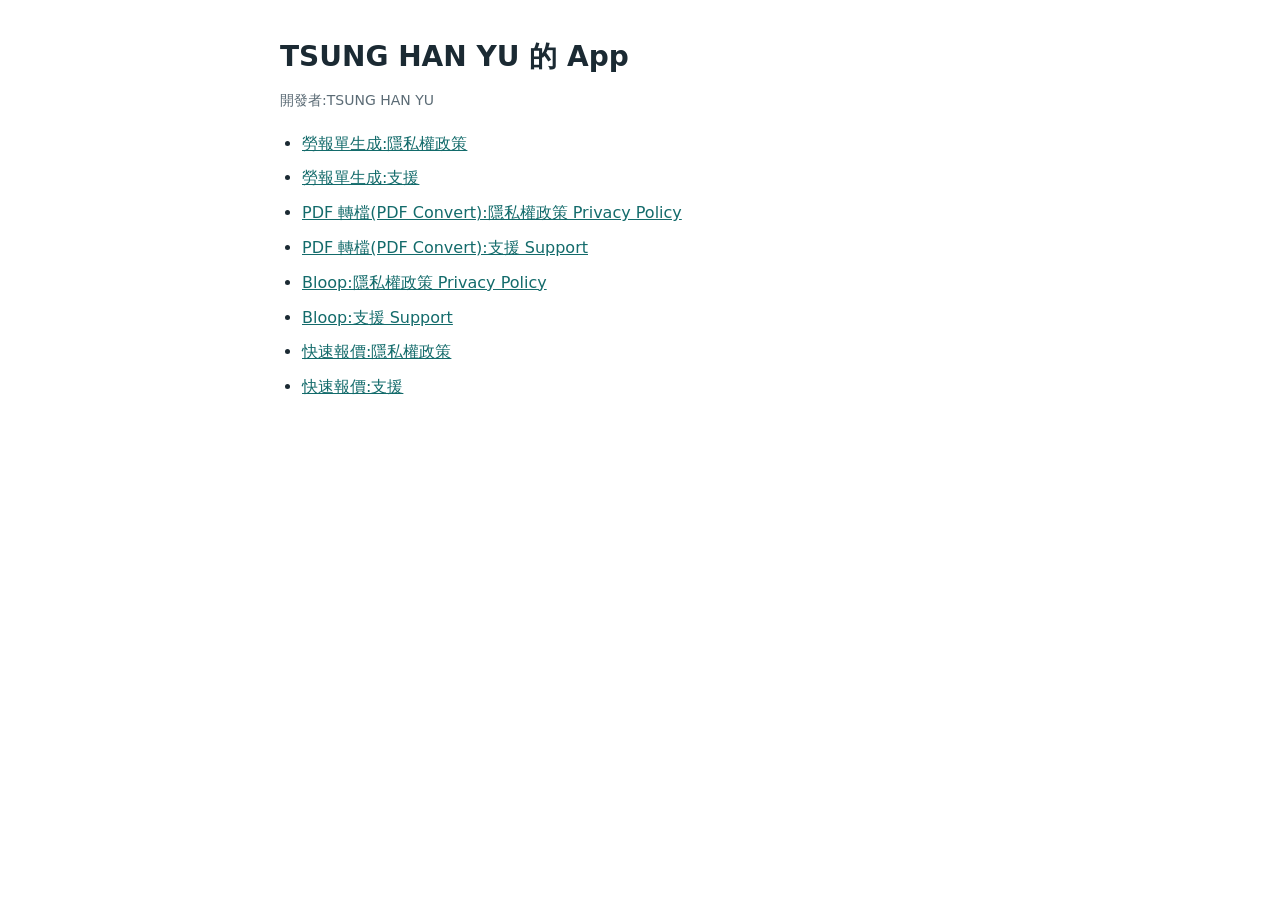
<file: index.html>
<!doctype html>
<html lang="zh-Hant"><head><meta charset="utf-8"><meta name="viewport" content="width=device-width,initial-scale=1">
<title>TSUNG HAN YU 的 App</title><link rel="stylesheet" href="style.css"></head>
<body><main>
<h1>TSUNG HAN YU 的 App</h1>
<p class="muted">開發者:TSUNG HAN YU</p>
<ul><li><a href="laborreceipt/privacy.html">勞報單生成:隱私權政策</a></li>
<li><a href="laborreceipt/support.html">勞報單生成:支援</a></li>
<li><a href="pdfconverter/privacy.html">PDF 轉檔(PDF Convert):隱私權政策 Privacy Policy</a></li>
<li><a href="pdfconverter/support.html">PDF 轉檔(PDF Convert):支援 Support</a></li>
<li><a href="bloop/privacy.html">Bloop:隱私權政策 Privacy Policy</a></li>
<li><a href="bloop/support.html">Bloop:支援 Support</a></li>
<li><a href="quotemaker/privacy.html">快速報價:隱私權政策</a></li>
<li><a href="quotemaker/support.html">快速報價:支援</a></li></ul>
</main></body></html>
</file>
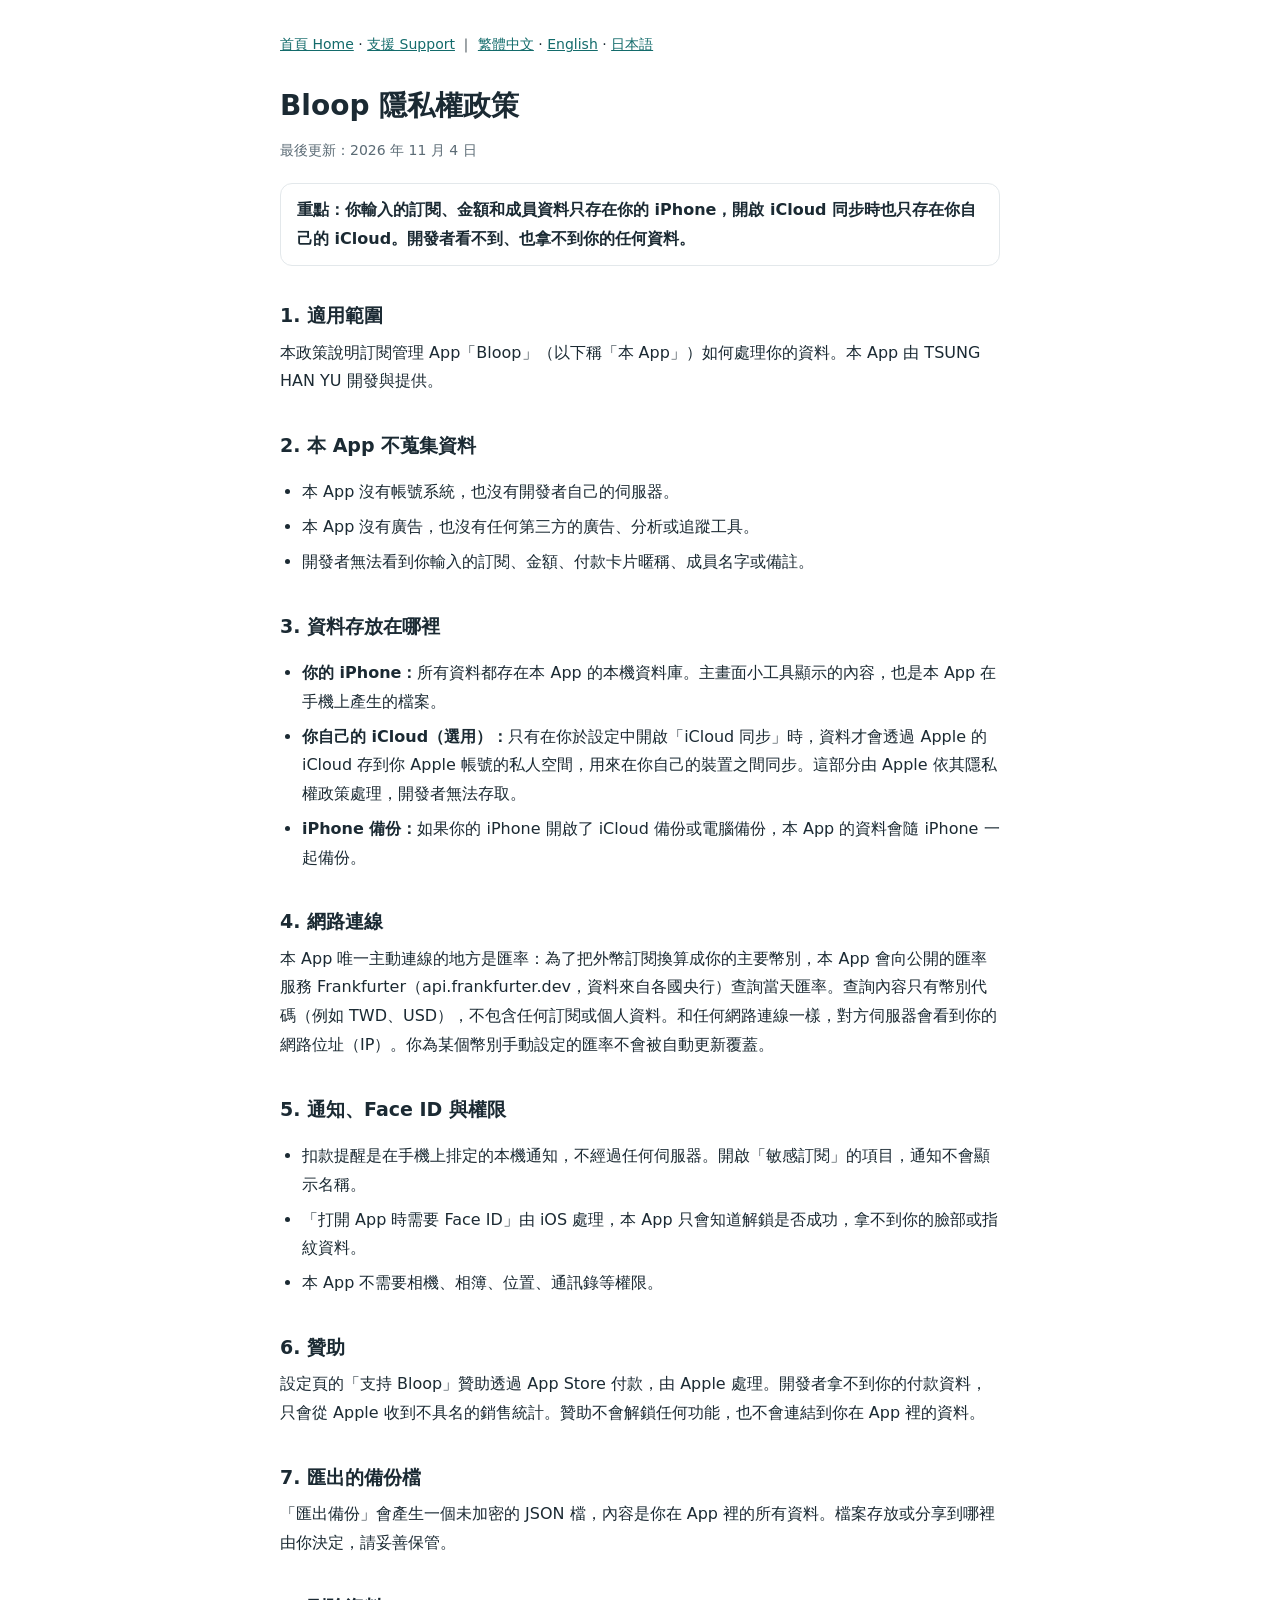
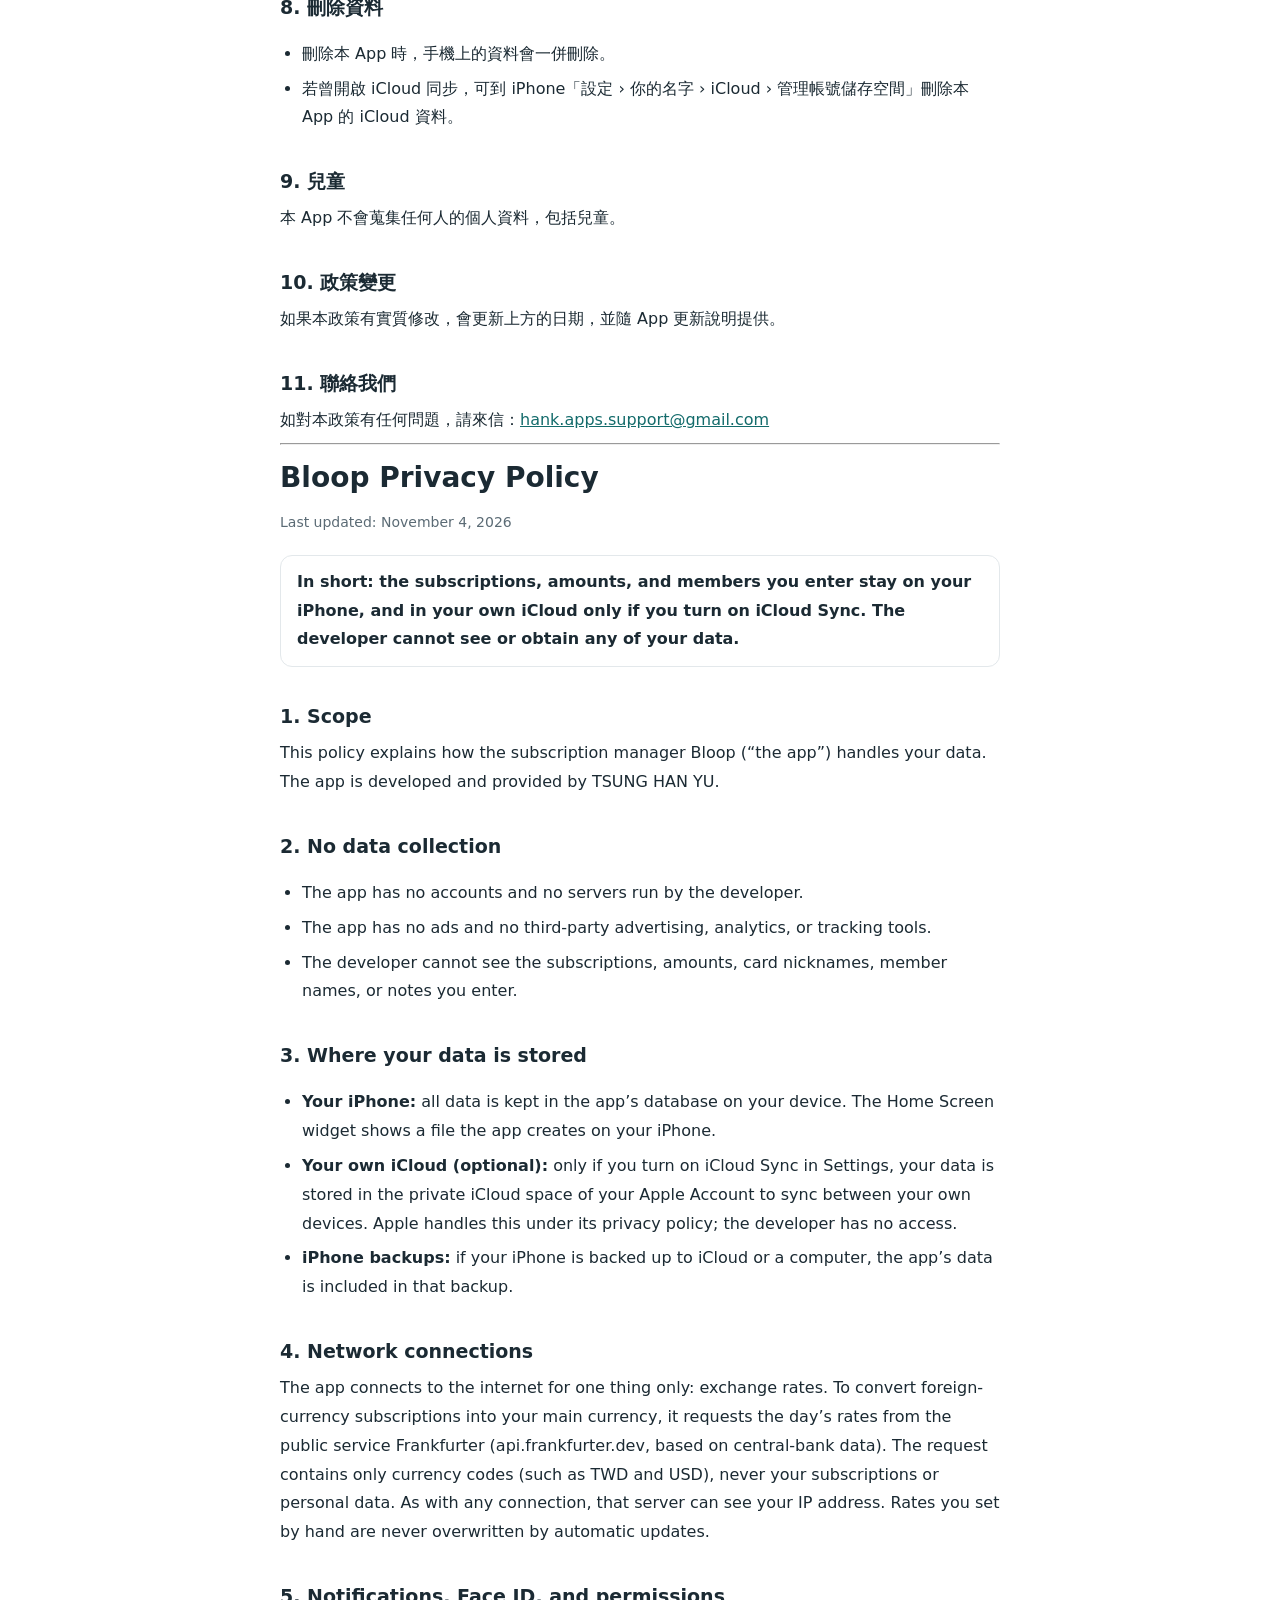
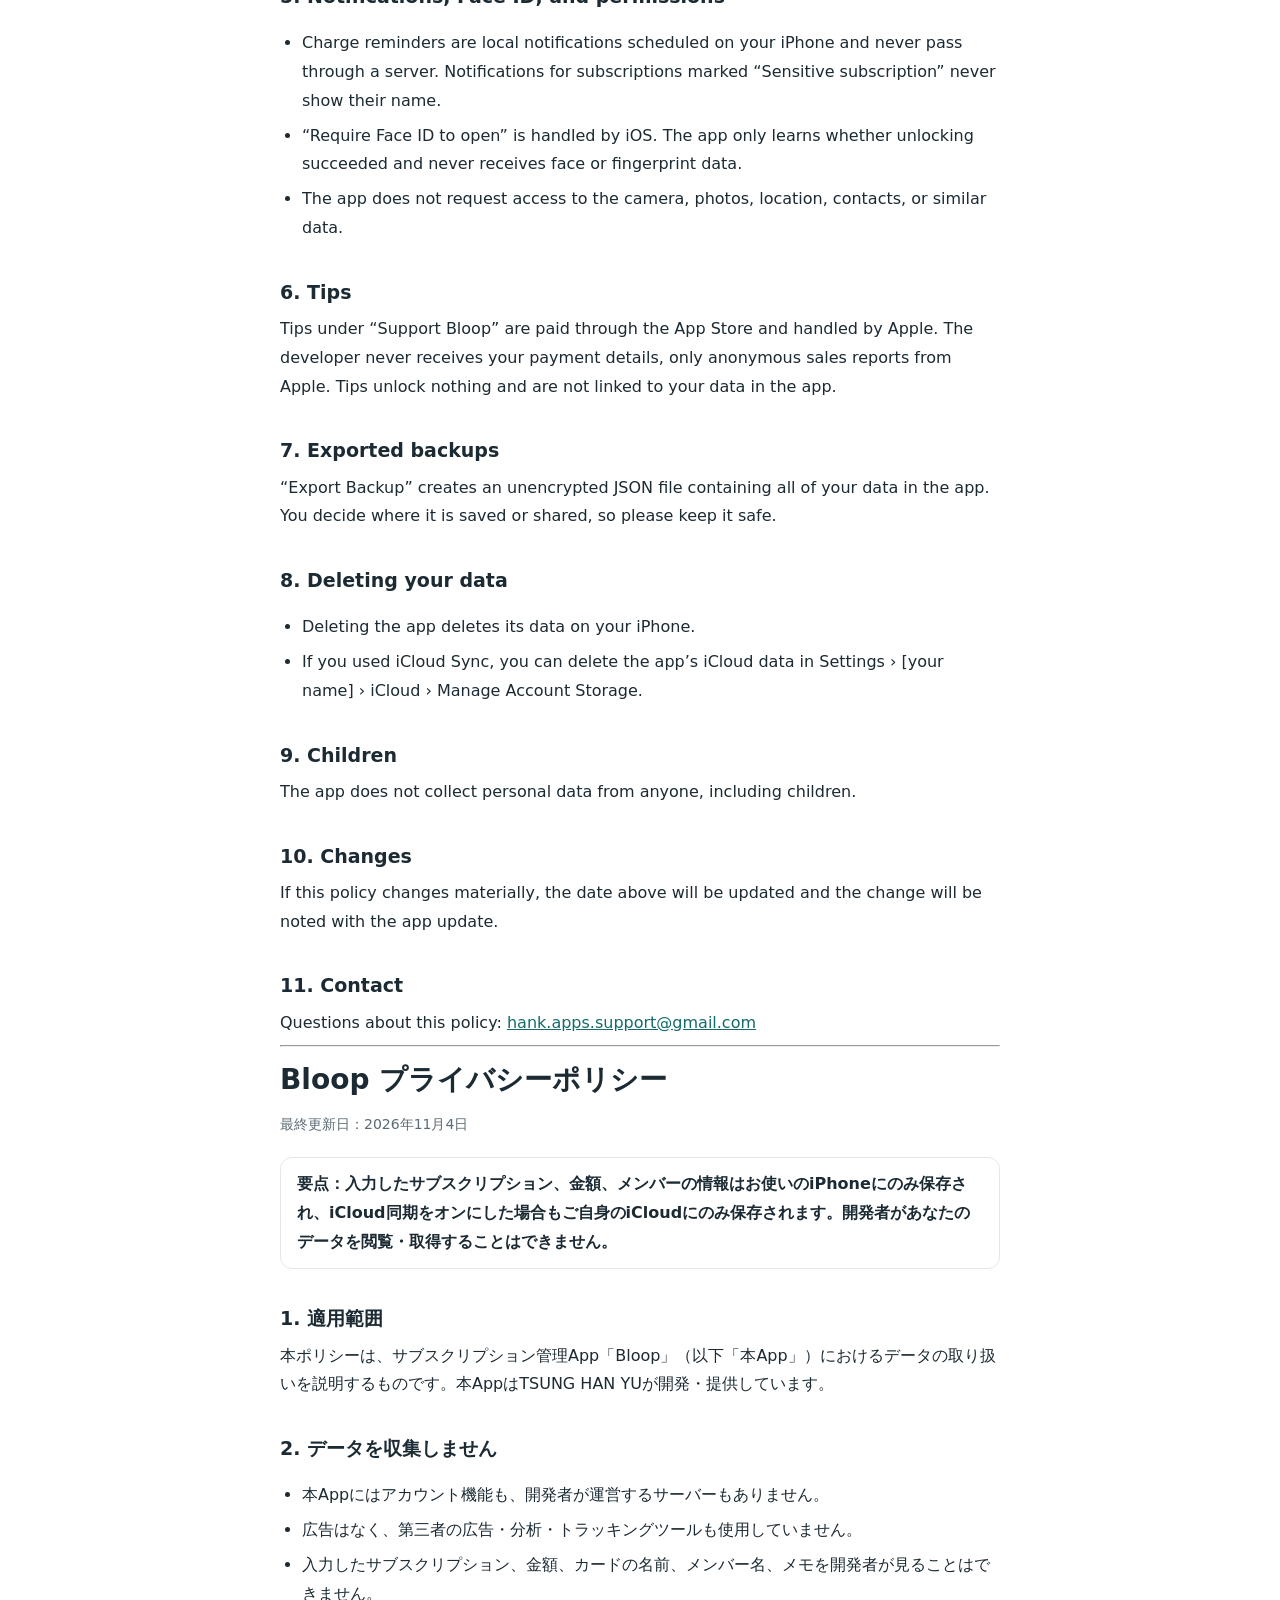
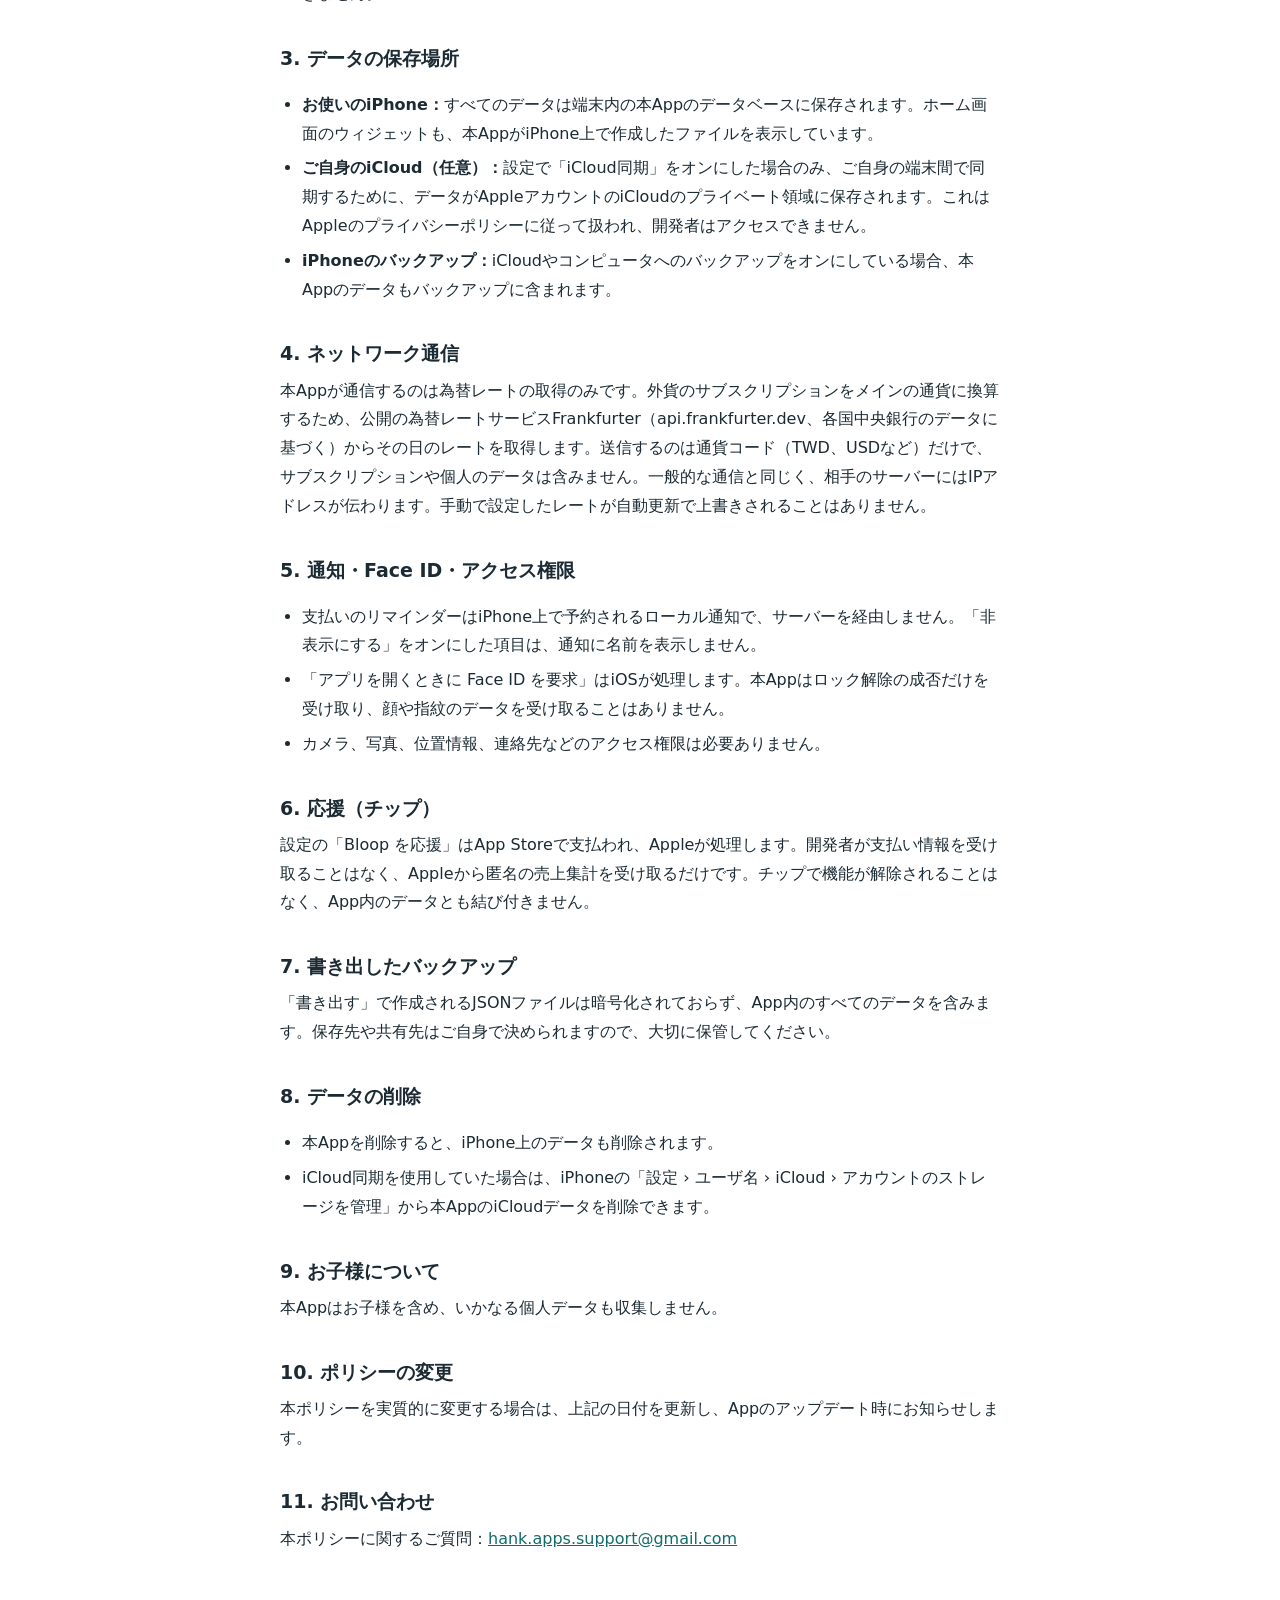
<file: bloop/privacy.html>
<!doctype html>
<html lang="zh-Hant"><head><meta charset="utf-8"><meta name="viewport" content="width=device-width,initial-scale=1">
<title>Bloop 隱私權政策 / Privacy Policy</title><link rel="stylesheet" href="../style.css"></head>
<body><main>
<nav><a href="../index.html">首頁 Home</a> · <a href="support.html">支援 Support</a> ｜ <a href="#zh">繁體中文</a> · <a href="#en">English</a> · <a href="#ja">日本語</a></nav>

<section id="zh" lang="zh-Hant">
<h1>Bloop 隱私權政策</h1>
<p class="muted">最後更新：2026 年 11 月 4 日</p>
<div class="note"><strong>重點：你輸入的訂閱、金額和成員資料只存在你的 iPhone，開啟 iCloud 同步時也只存在你自己的 iCloud。開發者看不到、也拿不到你的任何資料。</strong></div>

<h2>1. 適用範圍</h2>
<p>本政策說明訂閱管理 App「Bloop」（以下稱「本 App」）如何處理你的資料。本 App 由 TSUNG HAN YU 開發與提供。</p>

<h2>2. 本 App 不蒐集資料</h2>
<ul>
<li>本 App 沒有帳號系統，也沒有開發者自己的伺服器。</li>
<li>本 App 沒有廣告，也沒有任何第三方的廣告、分析或追蹤工具。</li>
<li>開發者無法看到你輸入的訂閱、金額、付款卡片暱稱、成員名字或備註。</li>
</ul>

<h2>3. 資料存放在哪裡</h2>
<ul>
<li><strong>你的 iPhone：</strong>所有資料都存在本 App 的本機資料庫。主畫面小工具顯示的內容，也是本 App 在手機上產生的檔案。</li>
<li><strong>你自己的 iCloud（選用）：</strong>只有在你於設定中開啟「iCloud 同步」時，資料才會透過 Apple 的 iCloud 存到你 Apple 帳號的私人空間，用來在你自己的裝置之間同步。這部分由 Apple 依其隱私權政策處理，開發者無法存取。</li>
<li><strong>iPhone 備份：</strong>如果你的 iPhone 開啟了 iCloud 備份或電腦備份，本 App 的資料會隨 iPhone 一起備份。</li>
</ul>

<h2>4. 網路連線</h2>
<p>本 App 唯一主動連線的地方是匯率：為了把外幣訂閱換算成你的主要幣別，本 App 會向公開的匯率服務 Frankfurter（api.frankfurter.dev，資料來自各國央行）查詢當天匯率。查詢內容只有幣別代碼（例如 TWD、USD），不包含任何訂閱或個人資料。和任何網路連線一樣，對方伺服器會看到你的網路位址（IP）。你為某個幣別手動設定的匯率不會被自動更新覆蓋。</p>

<h2>5. 通知、Face ID 與權限</h2>
<ul>
<li>扣款提醒是在手機上排定的本機通知，不經過任何伺服器。開啟「敏感訂閱」的項目，通知不會顯示名稱。</li>
<li>「打開 App 時需要 Face ID」由 iOS 處理，本 App 只會知道解鎖是否成功，拿不到你的臉部或指紋資料。</li>
<li>本 App 不需要相機、相簿、位置、通訊錄等權限。</li>
</ul>

<h2>6. 贊助</h2>
<p>設定頁的「支持 Bloop」贊助透過 App Store 付款，由 Apple 處理。開發者拿不到你的付款資料，只會從 Apple 收到不具名的銷售統計。贊助不會解鎖任何功能，也不會連結到你在 App 裡的資料。</p>

<h2>7. 匯出的備份檔</h2>
<p>「匯出備份」會產生一個未加密的 JSON 檔，內容是你在 App 裡的所有資料。檔案存放或分享到哪裡由你決定，請妥善保管。</p>

<h2>8. 刪除資料</h2>
<ul>
<li>刪除本 App 時，手機上的資料會一併刪除。</li>
<li>若曾開啟 iCloud 同步，可到 iPhone「設定 › 你的名字 › iCloud › 管理帳號儲存空間」刪除本 App 的 iCloud 資料。</li>
</ul>

<h2>9. 兒童</h2>
<p>本 App 不會蒐集任何人的個人資料，包括兒童。</p>

<h2>10. 政策變更</h2>
<p>如果本政策有實質修改，會更新上方的日期，並隨 App 更新說明提供。</p>

<h2>11. 聯絡我們</h2>
<p>如對本政策有任何問題，請來信：<a href="mailto:hank.apps.support@gmail.com">hank.apps.support@gmail.com</a></p>
</section>

<hr>

<section id="en" lang="en">
<h1>Bloop Privacy Policy</h1>
<p class="muted">Last updated: November 4, 2026</p>
<div class="note"><strong>In short: the subscriptions, amounts, and members you enter stay on your iPhone, and in your own iCloud only if you turn on iCloud Sync. The developer cannot see or obtain any of your data.</strong></div>

<h2>1. Scope</h2>
<p>This policy explains how the subscription manager Bloop (“the app”) handles your data. The app is developed and provided by TSUNG HAN YU.</p>

<h2>2. No data collection</h2>
<ul>
<li>The app has no accounts and no servers run by the developer.</li>
<li>The app has no ads and no third-party advertising, analytics, or tracking tools.</li>
<li>The developer cannot see the subscriptions, amounts, card nicknames, member names, or notes you enter.</li>
</ul>

<h2>3. Where your data is stored</h2>
<ul>
<li><strong>Your iPhone:</strong> all data is kept in the app’s database on your device. The Home Screen widget shows a file the app creates on your iPhone.</li>
<li><strong>Your own iCloud (optional):</strong> only if you turn on iCloud Sync in Settings, your data is stored in the private iCloud space of your Apple Account to sync between your own devices. Apple handles this under its privacy policy; the developer has no access.</li>
<li><strong>iPhone backups:</strong> if your iPhone is backed up to iCloud or a computer, the app’s data is included in that backup.</li>
</ul>

<h2>4. Network connections</h2>
<p>The app connects to the internet for one thing only: exchange rates. To convert foreign-currency subscriptions into your main currency, it requests the day’s rates from the public service Frankfurter (api.frankfurter.dev, based on central-bank data). The request contains only currency codes (such as TWD and USD), never your subscriptions or personal data. As with any connection, that server can see your IP address. Rates you set by hand are never overwritten by automatic updates.</p>

<h2>5. Notifications, Face ID, and permissions</h2>
<ul>
<li>Charge reminders are local notifications scheduled on your iPhone and never pass through a server. Notifications for subscriptions marked “Sensitive subscription” never show their name.</li>
<li>“Require Face ID to open” is handled by iOS. The app only learns whether unlocking succeeded and never receives face or fingerprint data.</li>
<li>The app does not request access to the camera, photos, location, contacts, or similar data.</li>
</ul>

<h2>6. Tips</h2>
<p>Tips under “Support Bloop” are paid through the App Store and handled by Apple. The developer never receives your payment details, only anonymous sales reports from Apple. Tips unlock nothing and are not linked to your data in the app.</p>

<h2>7. Exported backups</h2>
<p>“Export Backup” creates an unencrypted JSON file containing all of your data in the app. You decide where it is saved or shared, so please keep it safe.</p>

<h2>8. Deleting your data</h2>
<ul>
<li>Deleting the app deletes its data on your iPhone.</li>
<li>If you used iCloud Sync, you can delete the app’s iCloud data in Settings › [your name] › iCloud › Manage Account Storage.</li>
</ul>

<h2>9. Children</h2>
<p>The app does not collect personal data from anyone, including children.</p>

<h2>10. Changes</h2>
<p>If this policy changes materially, the date above will be updated and the change will be noted with the app update.</p>

<h2>11. Contact</h2>
<p>Questions about this policy: <a href="mailto:hank.apps.support@gmail.com">hank.apps.support@gmail.com</a></p>
</section>

<hr>

<section id="ja" lang="ja">
<h1>Bloop プライバシーポリシー</h1>
<p class="muted">最終更新日：2026年11月4日</p>
<div class="note"><strong>要点：入力したサブスクリプション、金額、メンバーの情報はお使いのiPhoneにのみ保存され、iCloud同期をオンにした場合もご自身のiCloudにのみ保存されます。開発者があなたのデータを閲覧・取得することはできません。</strong></div>

<h2>1. 適用範囲</h2>
<p>本ポリシーは、サブスクリプション管理App「Bloop」（以下「本App」）におけるデータの取り扱いを説明するものです。本AppはTSUNG HAN YUが開発・提供しています。</p>

<h2>2. データを収集しません</h2>
<ul>
<li>本Appにはアカウント機能も、開発者が運営するサーバーもありません。</li>
<li>広告はなく、第三者の広告・分析・トラッキングツールも使用していません。</li>
<li>入力したサブスクリプション、金額、カードの名前、メンバー名、メモを開発者が見ることはできません。</li>
</ul>

<h2>3. データの保存場所</h2>
<ul>
<li><strong>お使いのiPhone：</strong>すべてのデータは端末内の本Appのデータベースに保存されます。ホーム画面のウィジェットも、本AppがiPhone上で作成したファイルを表示しています。</li>
<li><strong>ご自身のiCloud（任意）：</strong>設定で「iCloud同期」をオンにした場合のみ、ご自身の端末間で同期するために、データがAppleアカウントのiCloudのプライベート領域に保存されます。これはAppleのプライバシーポリシーに従って扱われ、開発者はアクセスできません。</li>
<li><strong>iPhoneのバックアップ：</strong>iCloudやコンピュータへのバックアップをオンにしている場合、本Appのデータもバックアップに含まれます。</li>
</ul>

<h2>4. ネットワーク通信</h2>
<p>本Appが通信するのは為替レートの取得のみです。外貨のサブスクリプションをメインの通貨に換算するため、公開の為替レートサービスFrankfurter（api.frankfurter.dev、各国中央銀行のデータに基づく）からその日のレートを取得します。送信するのは通貨コード（TWD、USDなど）だけで、サブスクリプションや個人のデータは含みません。一般的な通信と同じく、相手のサーバーにはIPアドレスが伝わります。手動で設定したレートが自動更新で上書きされることはありません。</p>

<h2>5. 通知・Face ID・アクセス権限</h2>
<ul>
<li>支払いのリマインダーはiPhone上で予約されるローカル通知で、サーバーを経由しません。「非表示にする」をオンにした項目は、通知に名前を表示しません。</li>
<li>「アプリを開くときに Face ID を要求」はiOSが処理します。本Appはロック解除の成否だけを受け取り、顔や指紋のデータを受け取ることはありません。</li>
<li>カメラ、写真、位置情報、連絡先などのアクセス権限は必要ありません。</li>
</ul>

<h2>6. 応援（チップ）</h2>
<p>設定の「Bloop を応援」はApp Storeで支払われ、Appleが処理します。開発者が支払い情報を受け取ることはなく、Appleから匿名の売上集計を受け取るだけです。チップで機能が解除されることはなく、App内のデータとも結び付きません。</p>

<h2>7. 書き出したバックアップ</h2>
<p>「書き出す」で作成されるJSONファイルは暗号化されておらず、App内のすべてのデータを含みます。保存先や共有先はご自身で決められますので、大切に保管してください。</p>

<h2>8. データの削除</h2>
<ul>
<li>本Appを削除すると、iPhone上のデータも削除されます。</li>
<li>iCloud同期を使用していた場合は、iPhoneの「設定 › ユーザ名 › iCloud › アカウントのストレージを管理」から本AppのiCloudデータを削除できます。</li>
</ul>

<h2>9. お子様について</h2>
<p>本Appはお子様を含め、いかなる個人データも収集しません。</p>

<h2>10. ポリシーの変更</h2>
<p>本ポリシーを実質的に変更する場合は、上記の日付を更新し、Appのアップデート時にお知らせします。</p>

<h2>11. お問い合わせ</h2>
<p>本ポリシーに関するご質問：<a href="mailto:hank.apps.support@gmail.com">hank.apps.support@gmail.com</a></p>
</section>
</main></body></html>
</file>
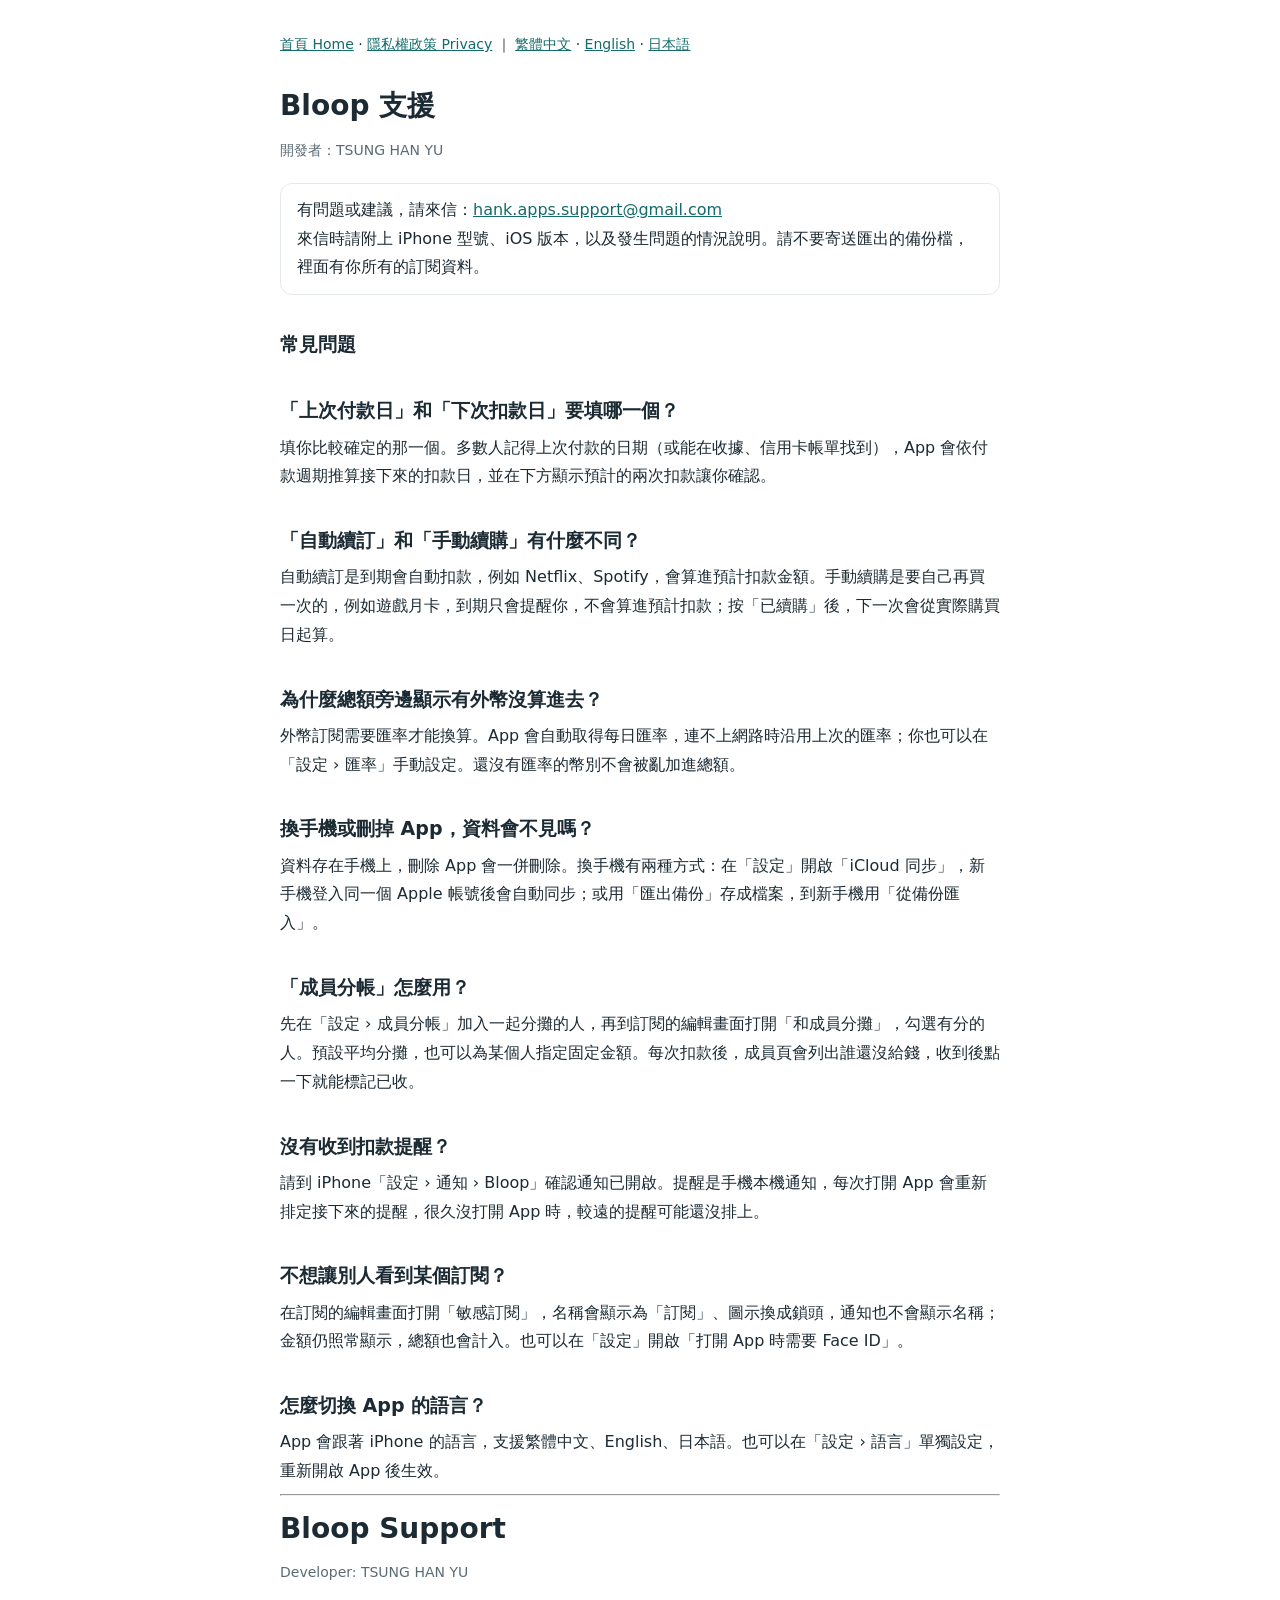
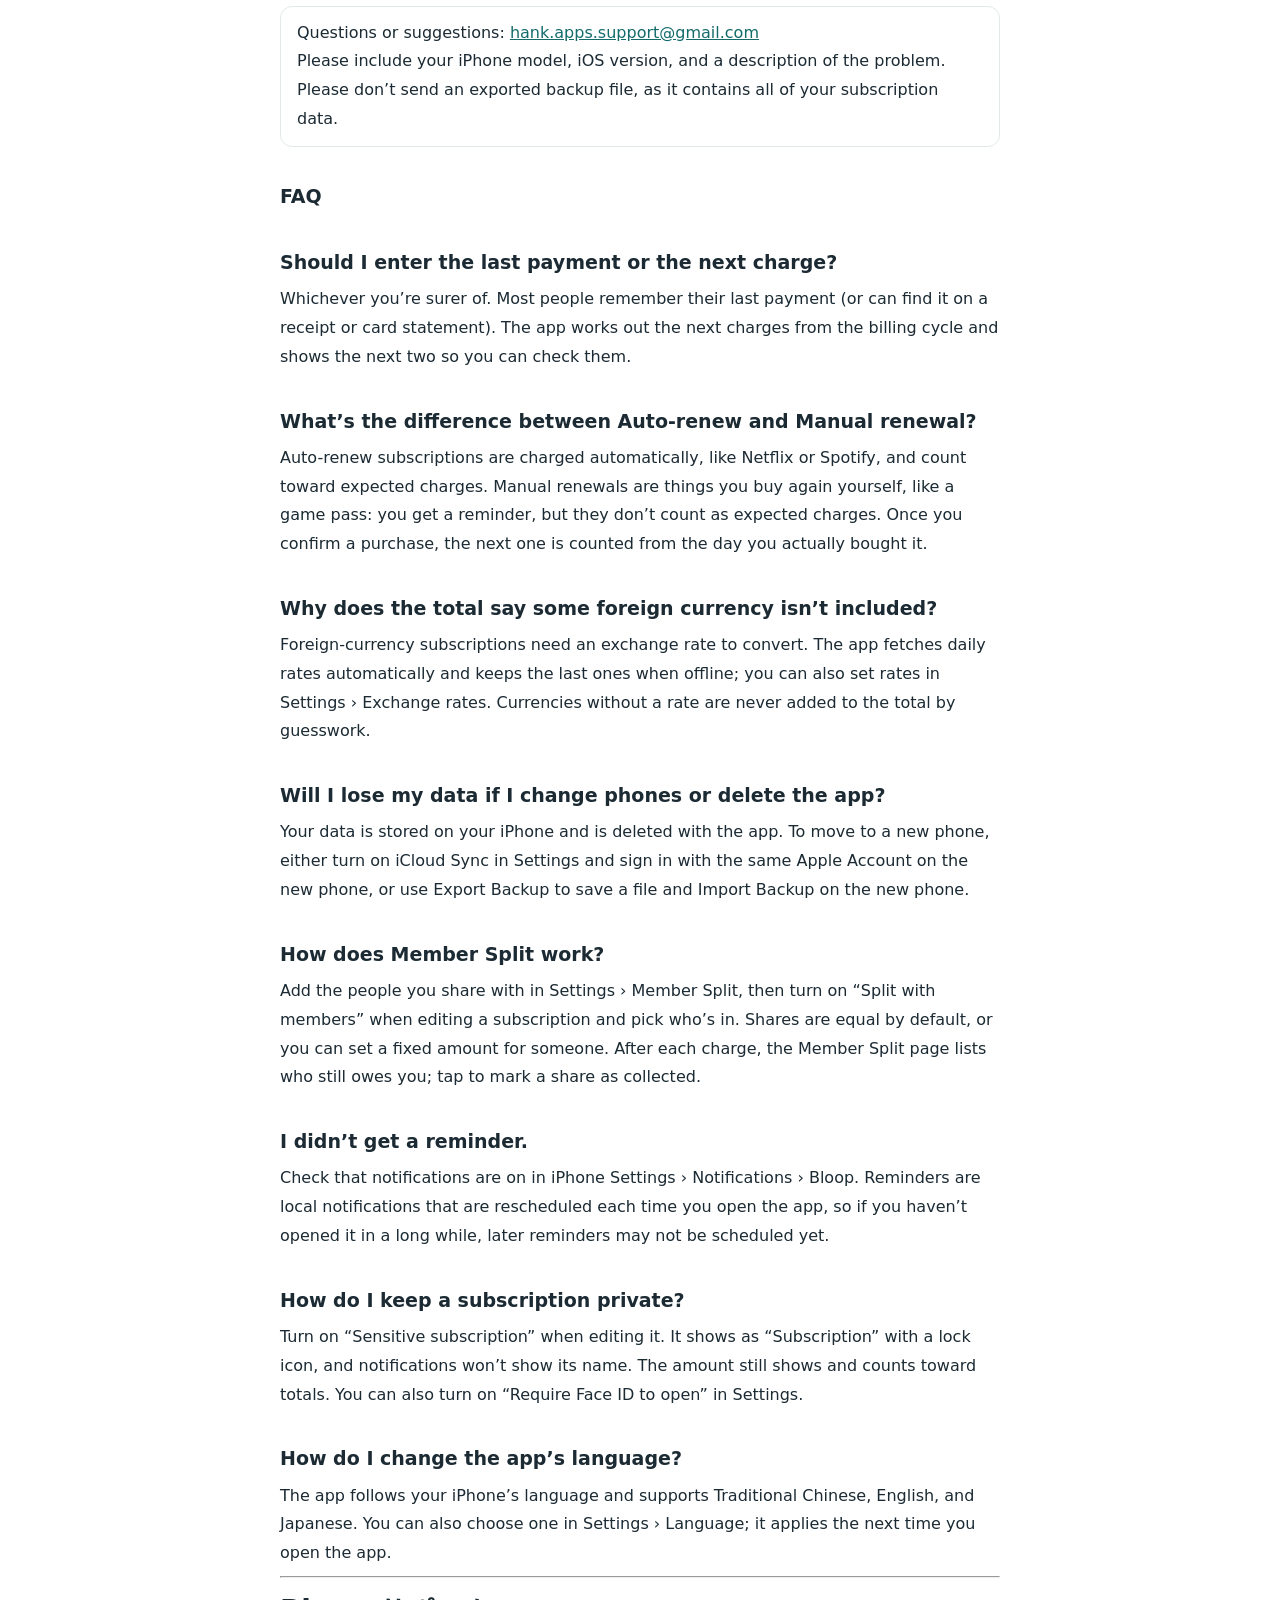
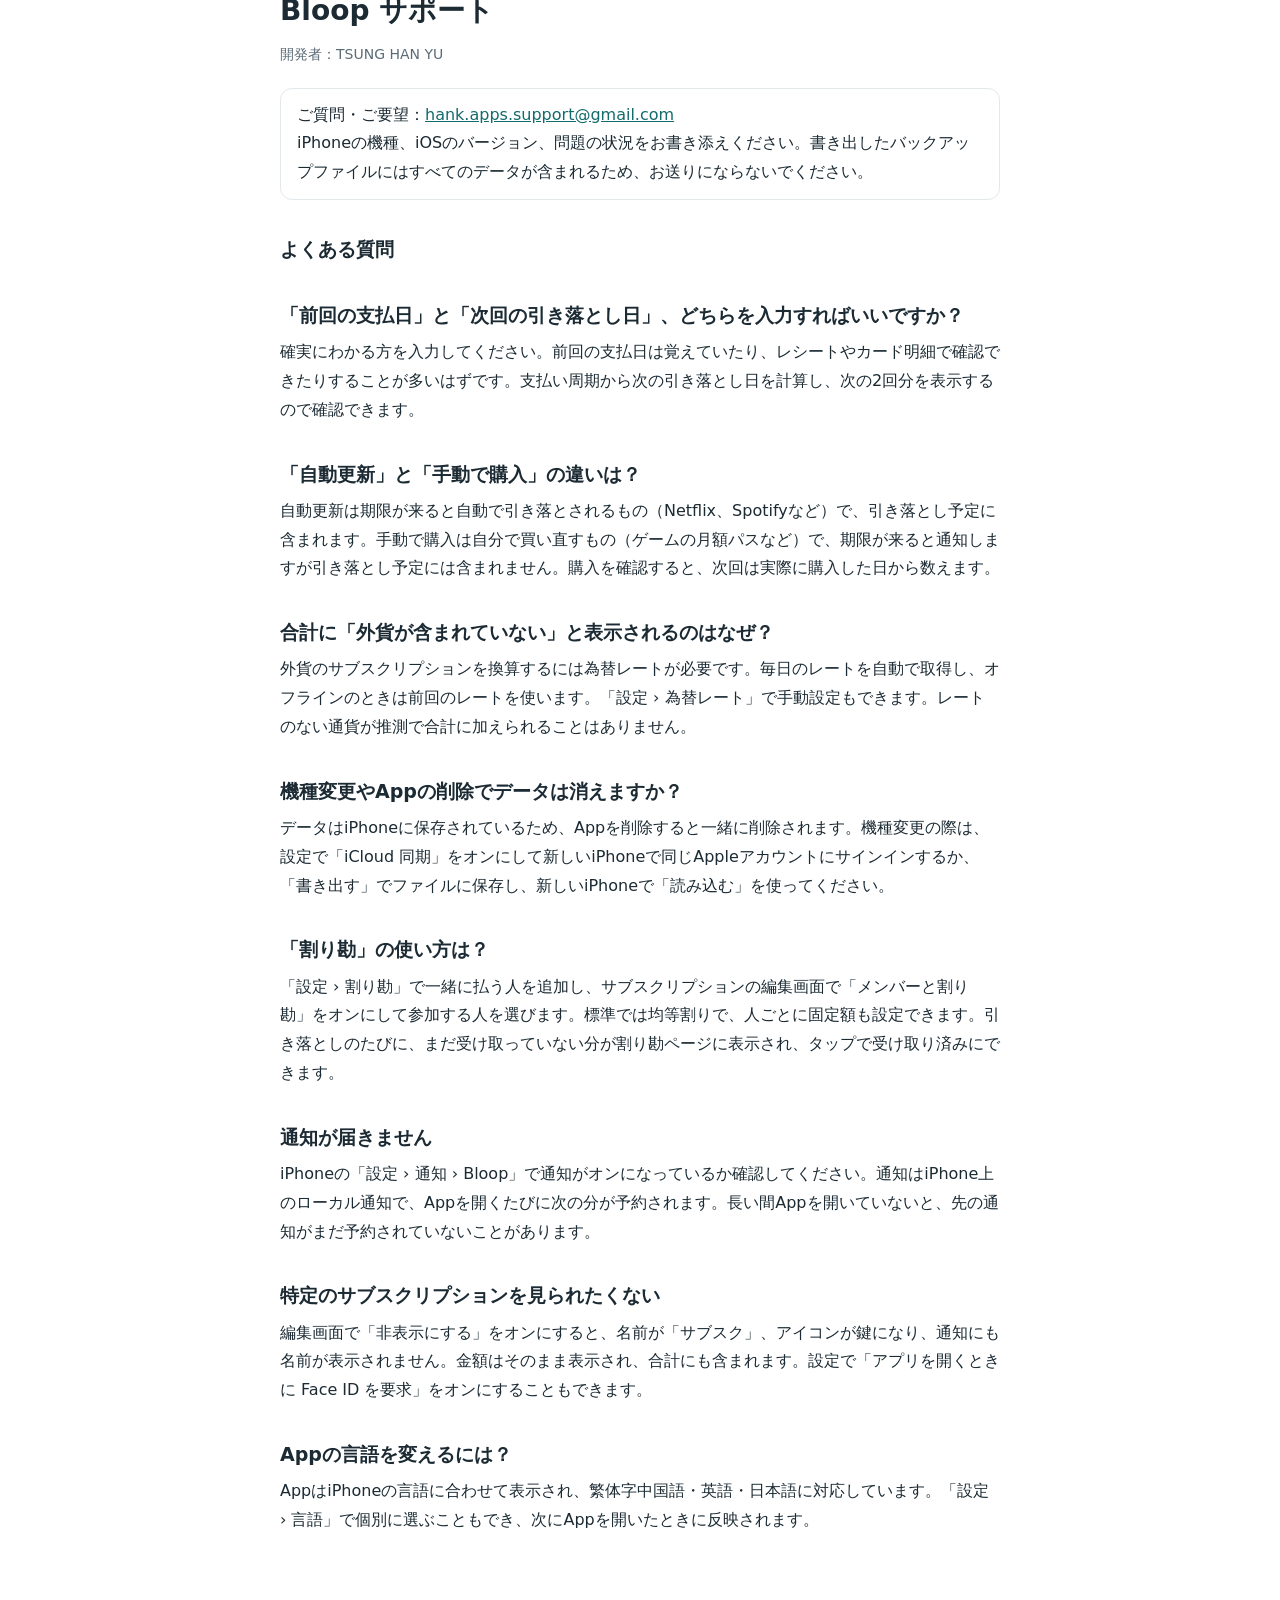
<file: bloop/support.html>
<!doctype html>
<html lang="zh-Hant"><head><meta charset="utf-8"><meta name="viewport" content="width=device-width,initial-scale=1">
<title>Bloop 支援 / Support</title><link rel="stylesheet" href="../style.css"></head>
<body><main>
<nav><a href="../index.html">首頁 Home</a> · <a href="privacy.html">隱私權政策 Privacy</a> ｜ <a href="#zh">繁體中文</a> · <a href="#en">English</a> · <a href="#ja">日本語</a></nav>

<section id="zh" lang="zh-Hant">
<h1>Bloop 支援</h1>
<p class="muted">開發者：TSUNG HAN YU</p>
<div class="note">有問題或建議，請來信：<a href="mailto:hank.apps.support@gmail.com">hank.apps.support@gmail.com</a><br>
來信時請附上 iPhone 型號、iOS 版本，以及發生問題的情況說明。請不要寄送匯出的備份檔，裡面有你所有的訂閱資料。</div>

<h2>常見問題</h2>
<h2>「上次付款日」和「下次扣款日」要填哪一個？</h2>
<p>填你比較確定的那一個。多數人記得上次付款的日期（或能在收據、信用卡帳單找到），App 會依付款週期推算接下來的扣款日，並在下方顯示預計的兩次扣款讓你確認。</p>
<h2>「自動續訂」和「手動續購」有什麼不同？</h2>
<p>自動續訂是到期會自動扣款，例如 Netflix、Spotify，會算進預計扣款金額。手動續購是要自己再買一次的，例如遊戲月卡，到期只會提醒你，不會算進預計扣款；按「已續購」後，下一次會從實際購買日起算。</p>
<h2>為什麼總額旁邊顯示有外幣沒算進去？</h2>
<p>外幣訂閱需要匯率才能換算。App 會自動取得每日匯率，連不上網路時沿用上次的匯率；你也可以在「設定 › 匯率」手動設定。還沒有匯率的幣別不會被亂加進總額。</p>
<h2>換手機或刪掉 App，資料會不見嗎？</h2>
<p>資料存在手機上，刪除 App 會一併刪除。換手機有兩種方式：在「設定」開啟「iCloud 同步」，新手機登入同一個 Apple 帳號後會自動同步；或用「匯出備份」存成檔案，到新手機用「從備份匯入」。</p>
<h2>「成員分帳」怎麼用？</h2>
<p>先在「設定 › 成員分帳」加入一起分攤的人，再到訂閱的編輯畫面打開「和成員分攤」，勾選有分的人。預設平均分攤，也可以為某個人指定固定金額。每次扣款後，成員頁會列出誰還沒給錢，收到後點一下就能標記已收。</p>
<h2>沒有收到扣款提醒？</h2>
<p>請到 iPhone「設定 › 通知 › Bloop」確認通知已開啟。提醒是手機本機通知，每次打開 App 會重新排定接下來的提醒，很久沒打開 App 時，較遠的提醒可能還沒排上。</p>
<h2>不想讓別人看到某個訂閱？</h2>
<p>在訂閱的編輯畫面打開「敏感訂閱」，名稱會顯示為「訂閱」、圖示換成鎖頭，通知也不會顯示名稱；金額仍照常顯示，總額也會計入。也可以在「設定」開啟「打開 App 時需要 Face ID」。</p>
<h2>怎麼切換 App 的語言？</h2>
<p>App 會跟著 iPhone 的語言，支援繁體中文、English、日本語。也可以在「設定 › 語言」單獨設定，重新開啟 App 後生效。</p>
</section>

<hr>

<section id="en" lang="en">
<h1>Bloop Support</h1>
<p class="muted">Developer: TSUNG HAN YU</p>
<div class="note">Questions or suggestions: <a href="mailto:hank.apps.support@gmail.com">hank.apps.support@gmail.com</a><br>
Please include your iPhone model, iOS version, and a description of the problem. Please don’t send an exported backup file, as it contains all of your subscription data.</div>

<h2>FAQ</h2>
<h2>Should I enter the last payment or the next charge?</h2>
<p>Whichever you’re surer of. Most people remember their last payment (or can find it on a receipt or card statement). The app works out the next charges from the billing cycle and shows the next two so you can check them.</p>
<h2>What’s the difference between Auto-renew and Manual renewal?</h2>
<p>Auto-renew subscriptions are charged automatically, like Netflix or Spotify, and count toward expected charges. Manual renewals are things you buy again yourself, like a game pass: you get a reminder, but they don’t count as expected charges. Once you confirm a purchase, the next one is counted from the day you actually bought it.</p>
<h2>Why does the total say some foreign currency isn’t included?</h2>
<p>Foreign-currency subscriptions need an exchange rate to convert. The app fetches daily rates automatically and keeps the last ones when offline; you can also set rates in Settings › Exchange rates. Currencies without a rate are never added to the total by guesswork.</p>
<h2>Will I lose my data if I change phones or delete the app?</h2>
<p>Your data is stored on your iPhone and is deleted with the app. To move to a new phone, either turn on iCloud Sync in Settings and sign in with the same Apple Account on the new phone, or use Export Backup to save a file and Import Backup on the new phone.</p>
<h2>How does Member Split work?</h2>
<p>Add the people you share with in Settings › Member Split, then turn on “Split with members” when editing a subscription and pick who’s in. Shares are equal by default, or you can set a fixed amount for someone. After each charge, the Member Split page lists who still owes you; tap to mark a share as collected.</p>
<h2>I didn’t get a reminder.</h2>
<p>Check that notifications are on in iPhone Settings › Notifications › Bloop. Reminders are local notifications that are rescheduled each time you open the app, so if you haven’t opened it in a long while, later reminders may not be scheduled yet.</p>
<h2>How do I keep a subscription private?</h2>
<p>Turn on “Sensitive subscription” when editing it. It shows as “Subscription” with a lock icon, and notifications won’t show its name. The amount still shows and counts toward totals. You can also turn on “Require Face ID to open” in Settings.</p>
<h2>How do I change the app’s language?</h2>
<p>The app follows your iPhone’s language and supports Traditional Chinese, English, and Japanese. You can also choose one in Settings › Language; it applies the next time you open the app.</p>
</section>

<hr>

<section id="ja" lang="ja">
<h1>Bloop サポート</h1>
<p class="muted">開発者：TSUNG HAN YU</p>
<div class="note">ご質問・ご要望：<a href="mailto:hank.apps.support@gmail.com">hank.apps.support@gmail.com</a><br>
iPhoneの機種、iOSのバージョン、問題の状況をお書き添えください。書き出したバックアップファイルにはすべてのデータが含まれるため、お送りにならないでください。</div>

<h2>よくある質問</h2>
<h2>「前回の支払日」と「次回の引き落とし日」、どちらを入力すればいいですか？</h2>
<p>確実にわかる方を入力してください。前回の支払日は覚えていたり、レシートやカード明細で確認できたりすることが多いはずです。支払い周期から次の引き落とし日を計算し、次の2回分を表示するので確認できます。</p>
<h2>「自動更新」と「手動で購入」の違いは？</h2>
<p>自動更新は期限が来ると自動で引き落とされるもの（Netflix、Spotifyなど）で、引き落とし予定に含まれます。手動で購入は自分で買い直すもの（ゲームの月額パスなど）で、期限が来ると通知しますが引き落とし予定には含まれません。購入を確認すると、次回は実際に購入した日から数えます。</p>
<h2>合計に「外貨が含まれていない」と表示されるのはなぜ？</h2>
<p>外貨のサブスクリプションを換算するには為替レートが必要です。毎日のレートを自動で取得し、オフラインのときは前回のレートを使います。「設定 › 為替レート」で手動設定もできます。レートのない通貨が推測で合計に加えられることはありません。</p>
<h2>機種変更やAppの削除でデータは消えますか？</h2>
<p>データはiPhoneに保存されているため、Appを削除すると一緒に削除されます。機種変更の際は、設定で「iCloud 同期」をオンにして新しいiPhoneで同じAppleアカウントにサインインするか、「書き出す」でファイルに保存し、新しいiPhoneで「読み込む」を使ってください。</p>
<h2>「割り勘」の使い方は？</h2>
<p>「設定 › 割り勘」で一緒に払う人を追加し、サブスクリプションの編集画面で「メンバーと割り勘」をオンにして参加する人を選びます。標準では均等割りで、人ごとに固定額も設定できます。引き落としのたびに、まだ受け取っていない分が割り勘ページに表示され、タップで受け取り済みにできます。</p>
<h2>通知が届きません</h2>
<p>iPhoneの「設定 › 通知 › Bloop」で通知がオンになっているか確認してください。通知はiPhone上のローカル通知で、Appを開くたびに次の分が予約されます。長い間Appを開いていないと、先の通知がまだ予約されていないことがあります。</p>
<h2>特定のサブスクリプションを見られたくない</h2>
<p>編集画面で「非表示にする」をオンにすると、名前が「サブスク」、アイコンが鍵になり、通知にも名前が表示されません。金額はそのまま表示され、合計にも含まれます。設定で「アプリを開くときに Face ID を要求」をオンにすることもできます。</p>
<h2>Appの言語を変えるには？</h2>
<p>AppはiPhoneの言語に合わせて表示され、繁体字中国語・英語・日本語に対応しています。「設定 › 言語」で個別に選ぶこともでき、次にAppを開いたときに反映されます。</p>
</section>
</main></body></html>
</file>
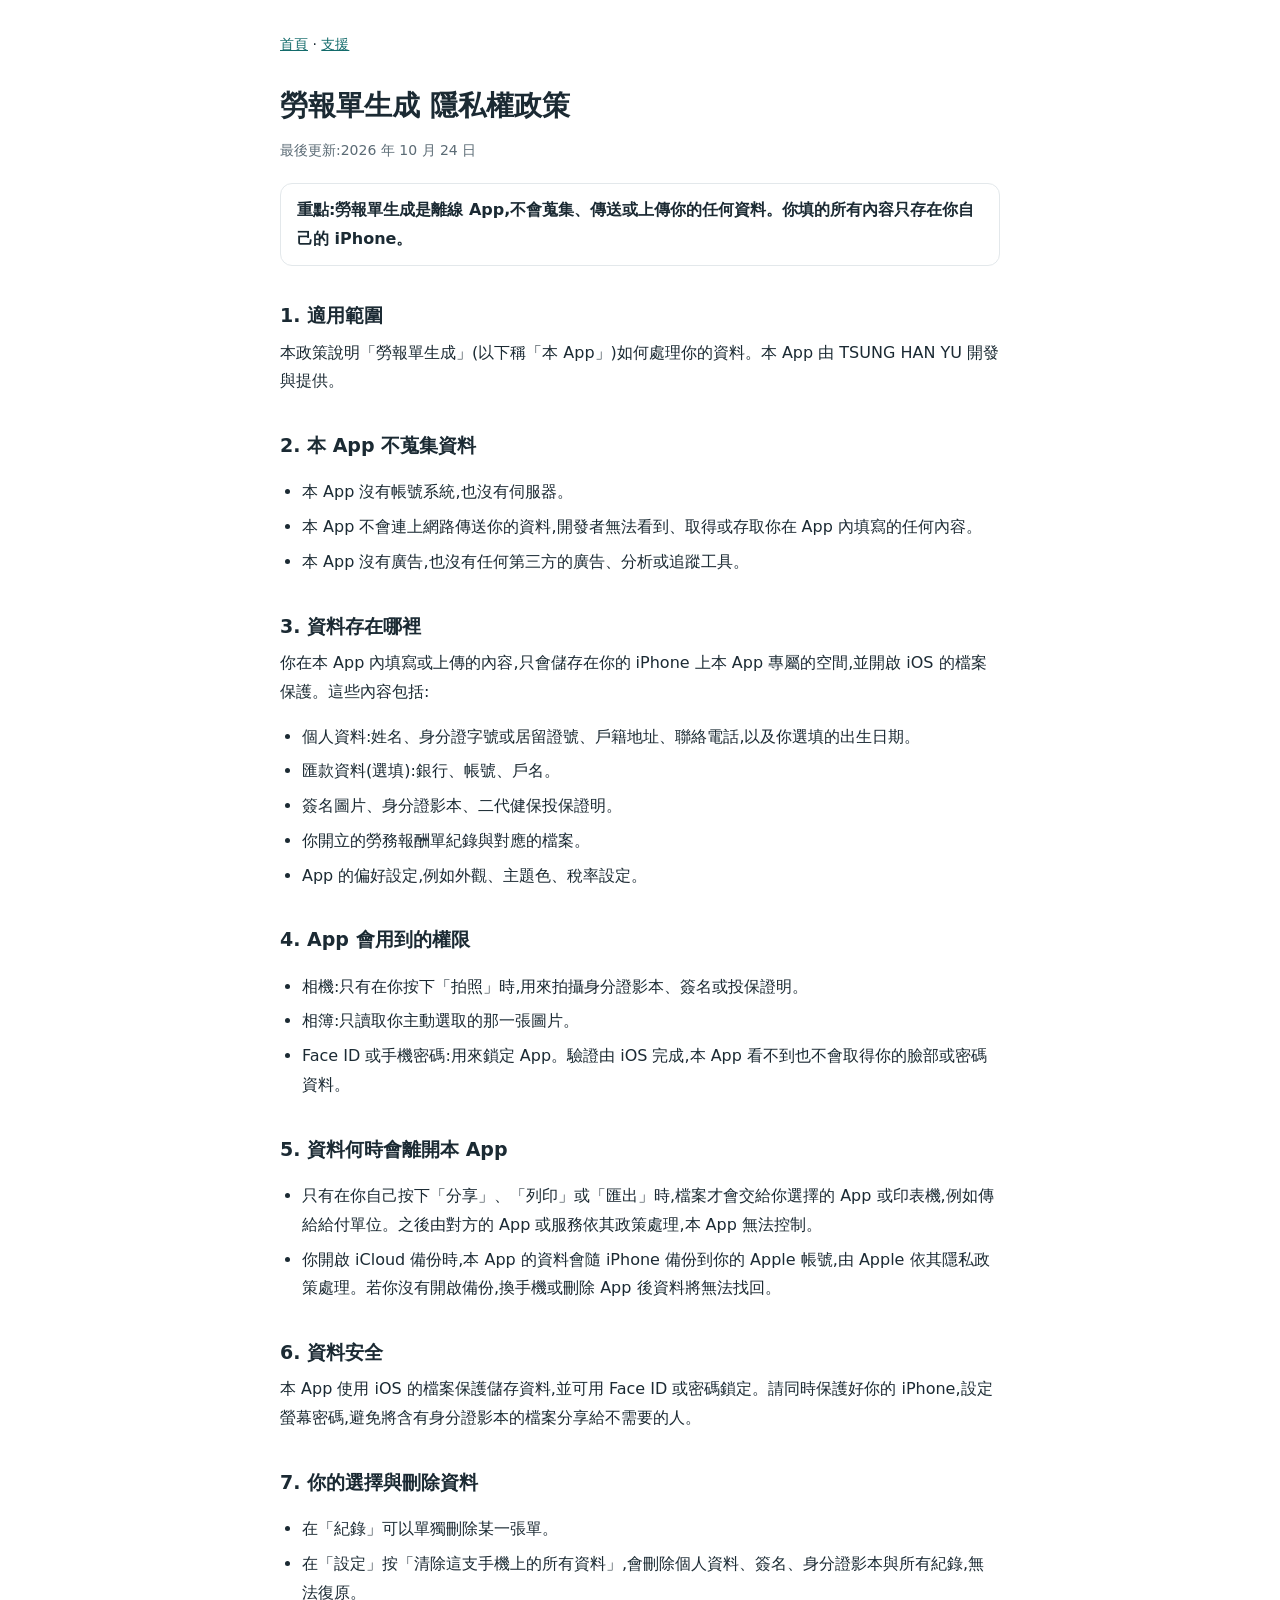
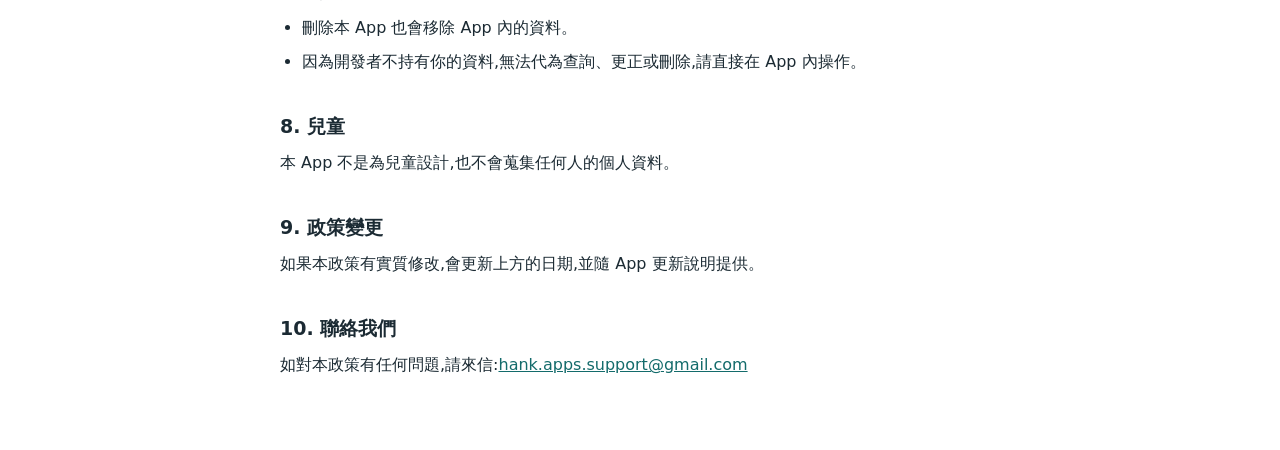
<file: laborreceipt/privacy.html>
<!doctype html>
<html lang="zh-Hant"><head><meta charset="utf-8"><meta name="viewport" content="width=device-width,initial-scale=1">
<title>勞報單生成 隱私權政策</title><link rel="stylesheet" href="../style.css"></head>
<body><main>
<nav><a href="../index.html">首頁</a> · <a href="support.html">支援</a></nav>
<h1>勞報單生成 隱私權政策</h1>
<p class="muted">最後更新:2026 年 10 月 24 日</p>
<div class="note"><strong>重點:勞報單生成是離線 App,不會蒐集、傳送或上傳你的任何資料。你填的所有內容只存在你自己的 iPhone。</strong></div>

<h2>1. 適用範圍</h2>
<p>本政策說明「勞報單生成」(以下稱「本 App」)如何處理你的資料。本 App 由 TSUNG HAN YU 開發與提供。</p>

<h2>2. 本 App 不蒐集資料</h2>
<ul>
<li>本 App 沒有帳號系統,也沒有伺服器。</li>
<li>本 App 不會連上網路傳送你的資料,開發者無法看到、取得或存取你在 App 內填寫的任何內容。</li>
<li>本 App 沒有廣告,也沒有任何第三方的廣告、分析或追蹤工具。</li>
</ul>

<h2>3. 資料存在哪裡</h2>
<p>你在本 App 內填寫或上傳的內容,只會儲存在你的 iPhone 上本 App 專屬的空間,並開啟 iOS 的檔案保護。這些內容包括:</p>
<ul>
<li>個人資料:姓名、身分證字號或居留證號、戶籍地址、聯絡電話,以及你選填的出生日期。</li>
<li>匯款資料(選填):銀行、帳號、戶名。</li>
<li>簽名圖片、身分證影本、二代健保投保證明。</li>
<li>你開立的勞務報酬單紀錄與對應的檔案。</li>
<li>App 的偏好設定,例如外觀、主題色、稅率設定。</li>
</ul>

<h2>4. App 會用到的權限</h2>
<ul>
<li>相機:只有在你按下「拍照」時,用來拍攝身分證影本、簽名或投保證明。</li>
<li>相簿:只讀取你主動選取的那一張圖片。</li>
<li>Face ID 或手機密碼:用來鎖定 App。驗證由 iOS 完成,本 App 看不到也不會取得你的臉部或密碼資料。</li>
</ul>

<h2>5. 資料何時會離開本 App</h2>
<ul>
<li>只有在你自己按下「分享」、「列印」或「匯出」時,檔案才會交給你選擇的 App 或印表機,例如傳給給付單位。之後由對方的 App 或服務依其政策處理,本 App 無法控制。</li>
<li>你開啟 iCloud 備份時,本 App 的資料會隨 iPhone 備份到你的 Apple 帳號,由 Apple 依其隱私政策處理。若你沒有開啟備份,換手機或刪除 App 後資料將無法找回。</li>
</ul>

<h2>6. 資料安全</h2>
<p>本 App 使用 iOS 的檔案保護儲存資料,並可用 Face ID 或密碼鎖定。請同時保護好你的 iPhone,設定螢幕密碼,避免將含有身分證影本的檔案分享給不需要的人。</p>

<h2>7. 你的選擇與刪除資料</h2>
<ul>
<li>在「紀錄」可以單獨刪除某一張單。</li>
<li>在「設定」按「清除這支手機上的所有資料」,會刪除個人資料、簽名、身分證影本與所有紀錄,無法復原。</li>
<li>刪除本 App 也會移除 App 內的資料。</li>
<li>因為開發者不持有你的資料,無法代為查詢、更正或刪除,請直接在 App 內操作。</li>
</ul>

<h2>8. 兒童</h2>
<p>本 App 不是為兒童設計,也不會蒐集任何人的個人資料。</p>

<h2>9. 政策變更</h2>
<p>如果本政策有實質修改,會更新上方的日期,並隨 App 更新說明提供。</p>

<h2>10. 聯絡我們</h2>
<p>如對本政策有任何問題,請來信:<a href="mailto:hank.apps.support@gmail.com">hank.apps.support@gmail.com</a></p>
</main></body></html>
</file>
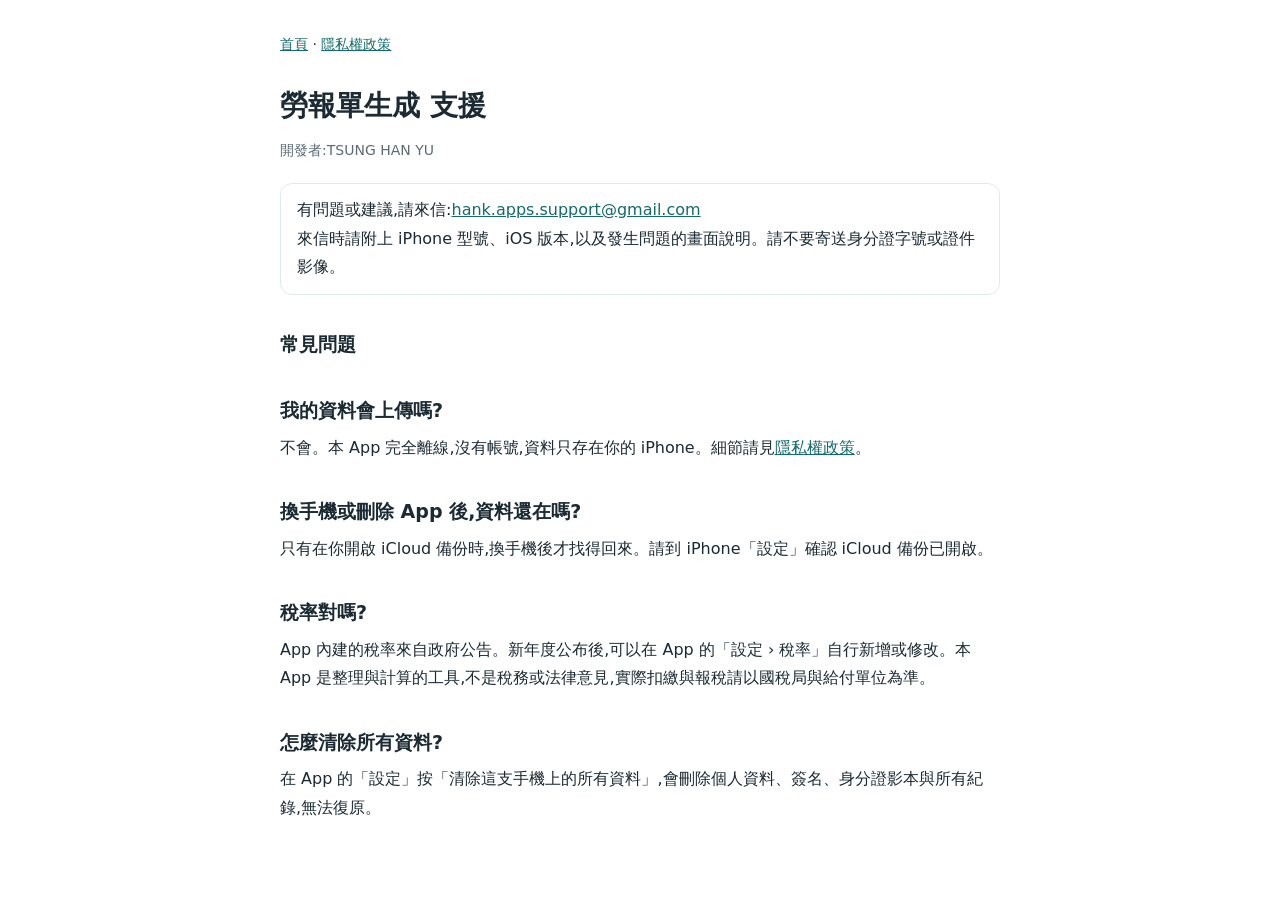
<file: laborreceipt/support.html>
<!doctype html>
<html lang="zh-Hant"><head><meta charset="utf-8"><meta name="viewport" content="width=device-width,initial-scale=1">
<title>勞報單生成 支援</title><link rel="stylesheet" href="../style.css"></head>
<body><main>
<nav><a href="../index.html">首頁</a> · <a href="privacy.html">隱私權政策</a></nav>
<h1>勞報單生成 支援</h1>
<p class="muted">開發者:TSUNG HAN YU</p>
<div class="note">有問題或建議,請來信:<a href="mailto:hank.apps.support@gmail.com">hank.apps.support@gmail.com</a><br>
來信時請附上 iPhone 型號、iOS 版本,以及發生問題的畫面說明。請不要寄送身分證字號或證件影像。</div>

<h2>常見問題</h2>
<h2>我的資料會上傳嗎?</h2>
<p>不會。本 App 完全離線,沒有帳號,資料只存在你的 iPhone。細節請見<a href="privacy.html">隱私權政策</a>。</p>
<h2>換手機或刪除 App 後,資料還在嗎?</h2>
<p>只有在你開啟 iCloud 備份時,換手機後才找得回來。請到 iPhone「設定」確認 iCloud 備份已開啟。</p>
<h2>稅率對嗎?</h2>
<p>App 內建的稅率來自政府公告。新年度公布後,可以在 App 的「設定 › 稅率」自行新增或修改。本 App 是整理與計算的工具,不是稅務或法律意見,實際扣繳與報稅請以國稅局與給付單位為準。</p>
<h2>怎麼清除所有資料?</h2>
<p>在 App 的「設定」按「清除這支手機上的所有資料」,會刪除個人資料、簽名、身分證影本與所有紀錄,無法復原。</p>
</main></body></html>
</file>
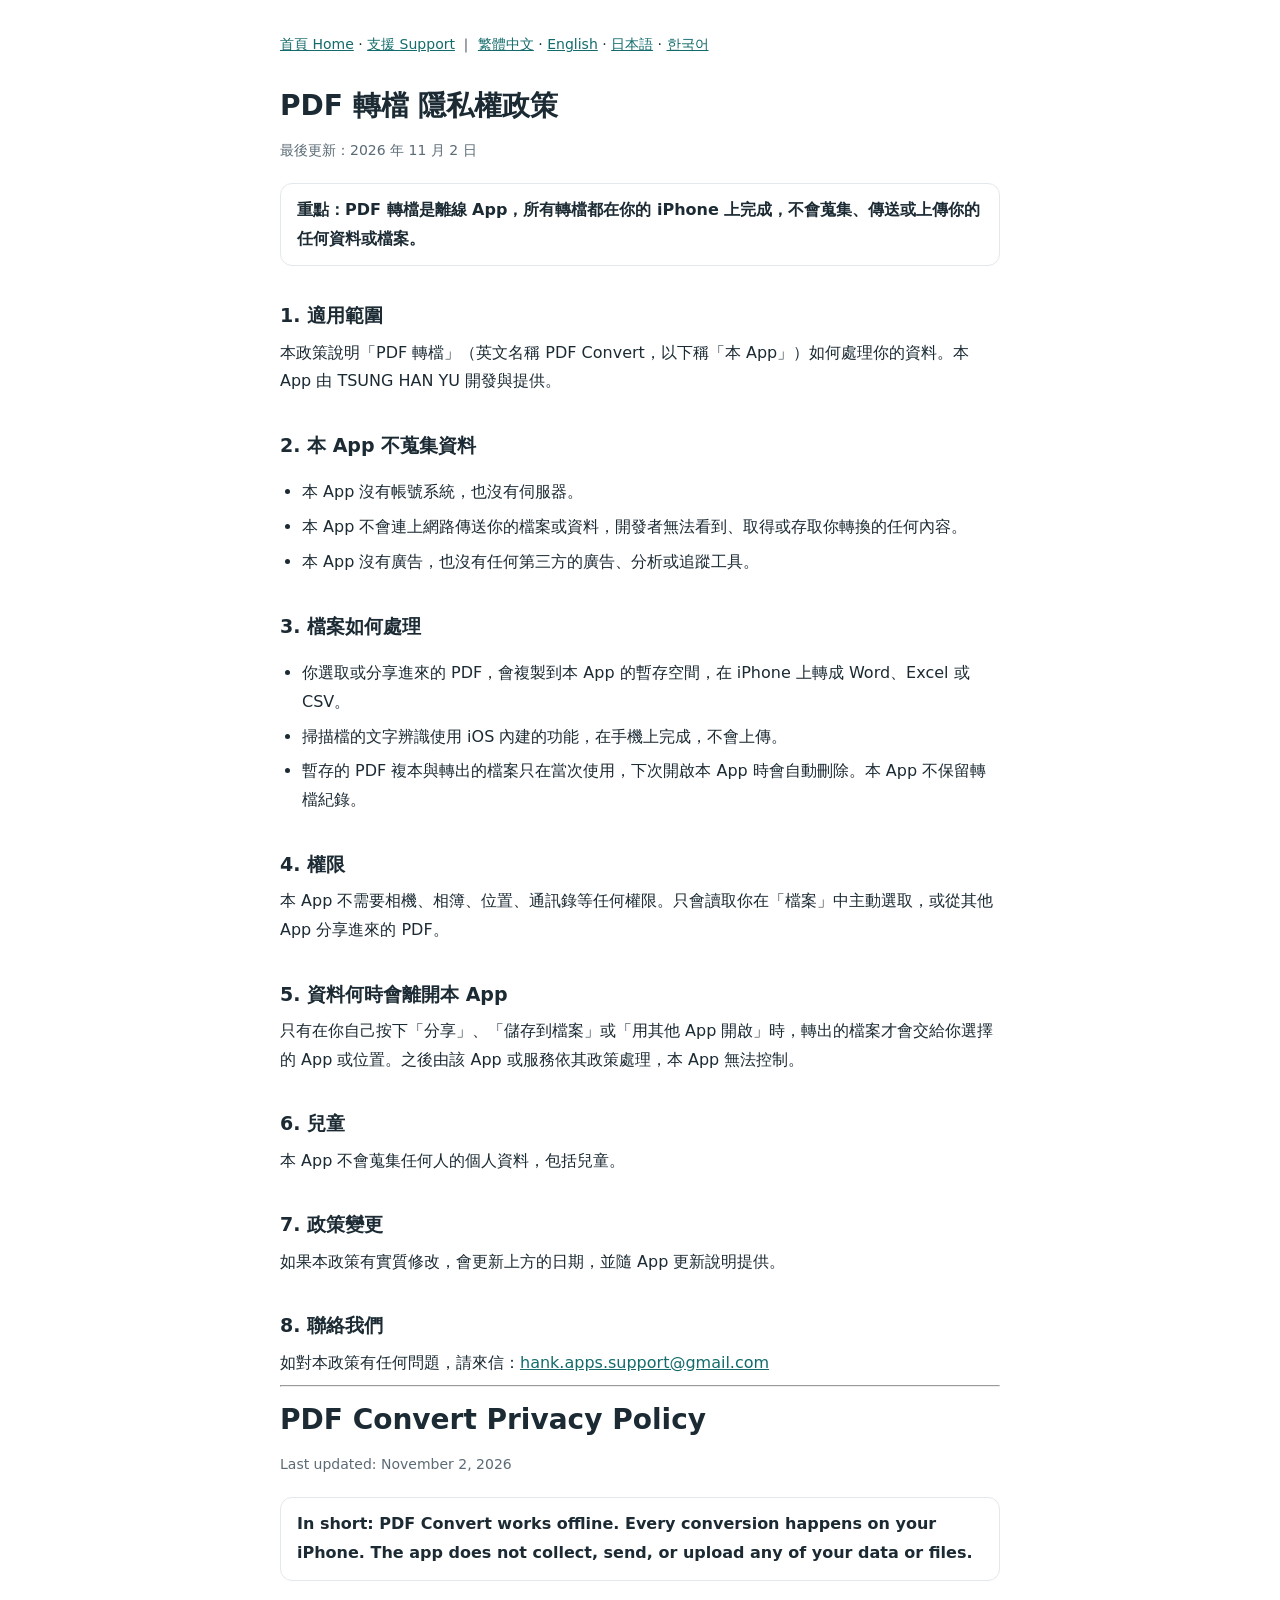
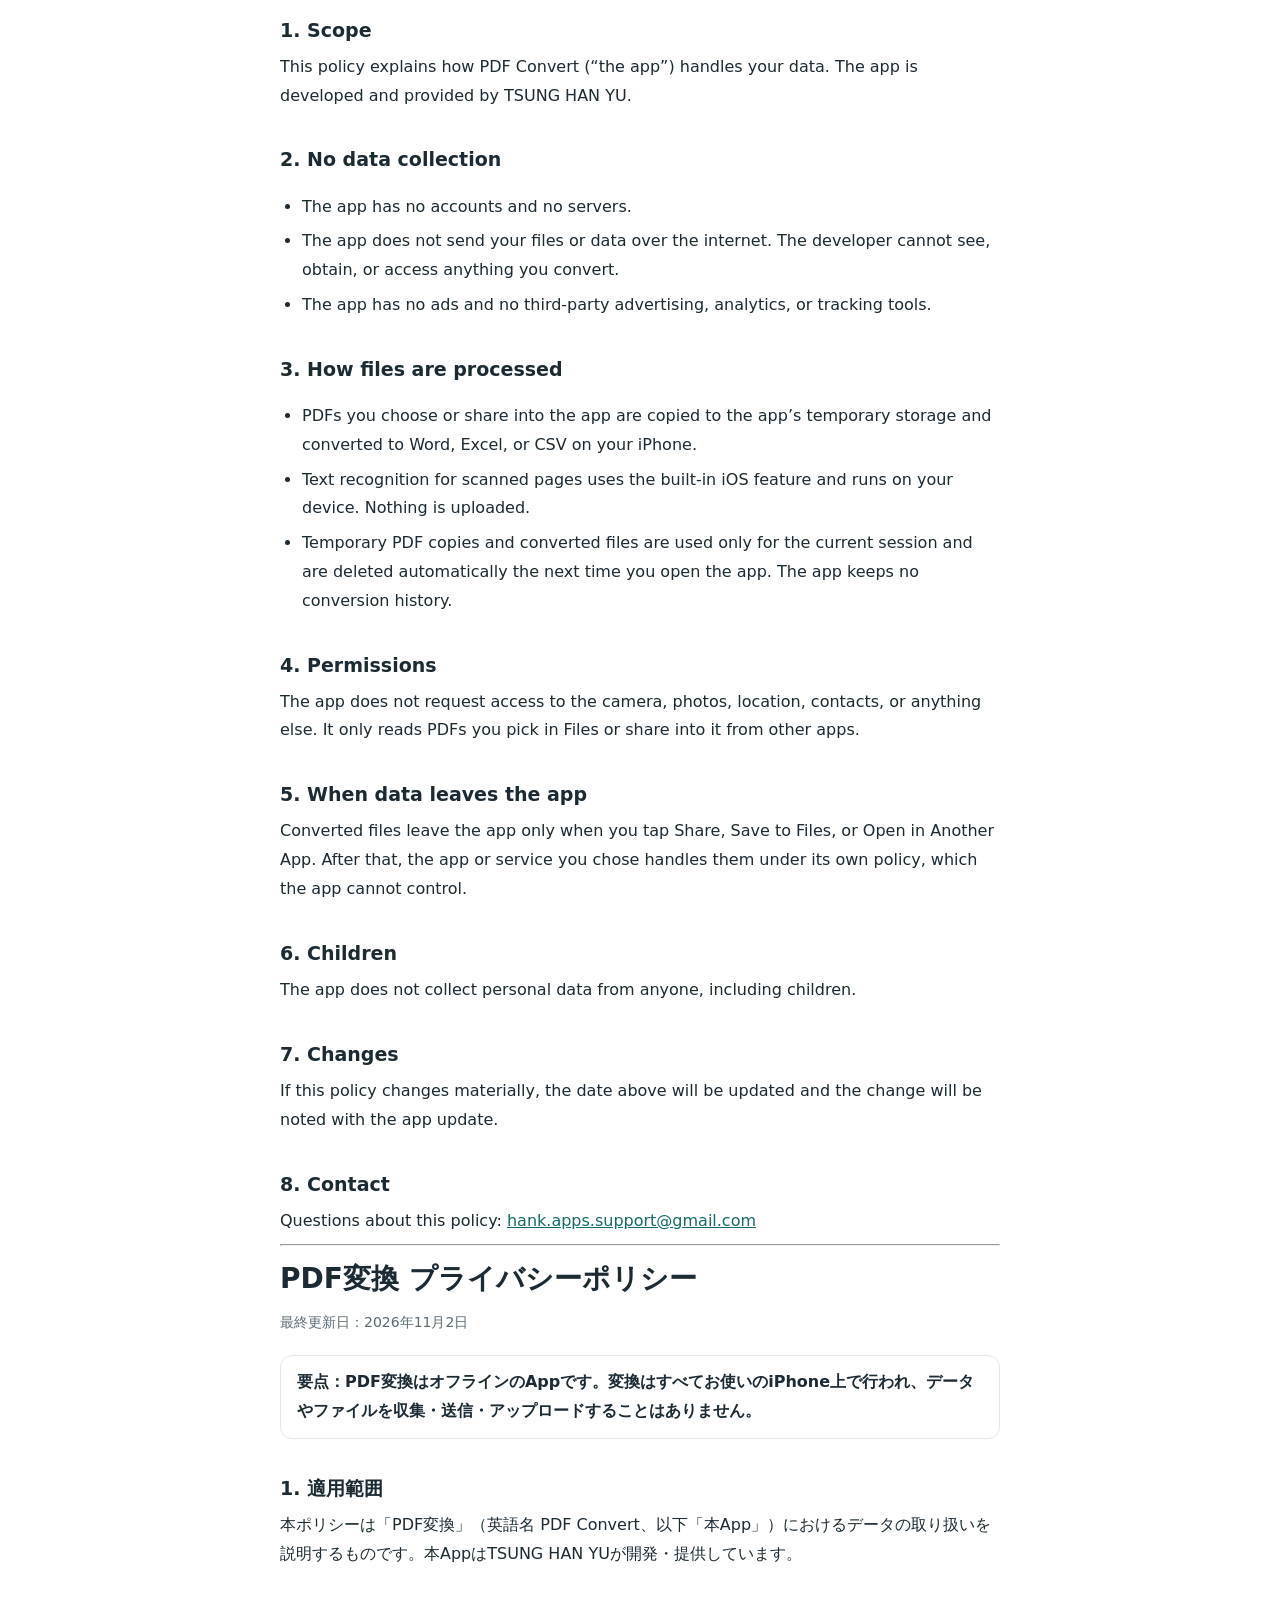
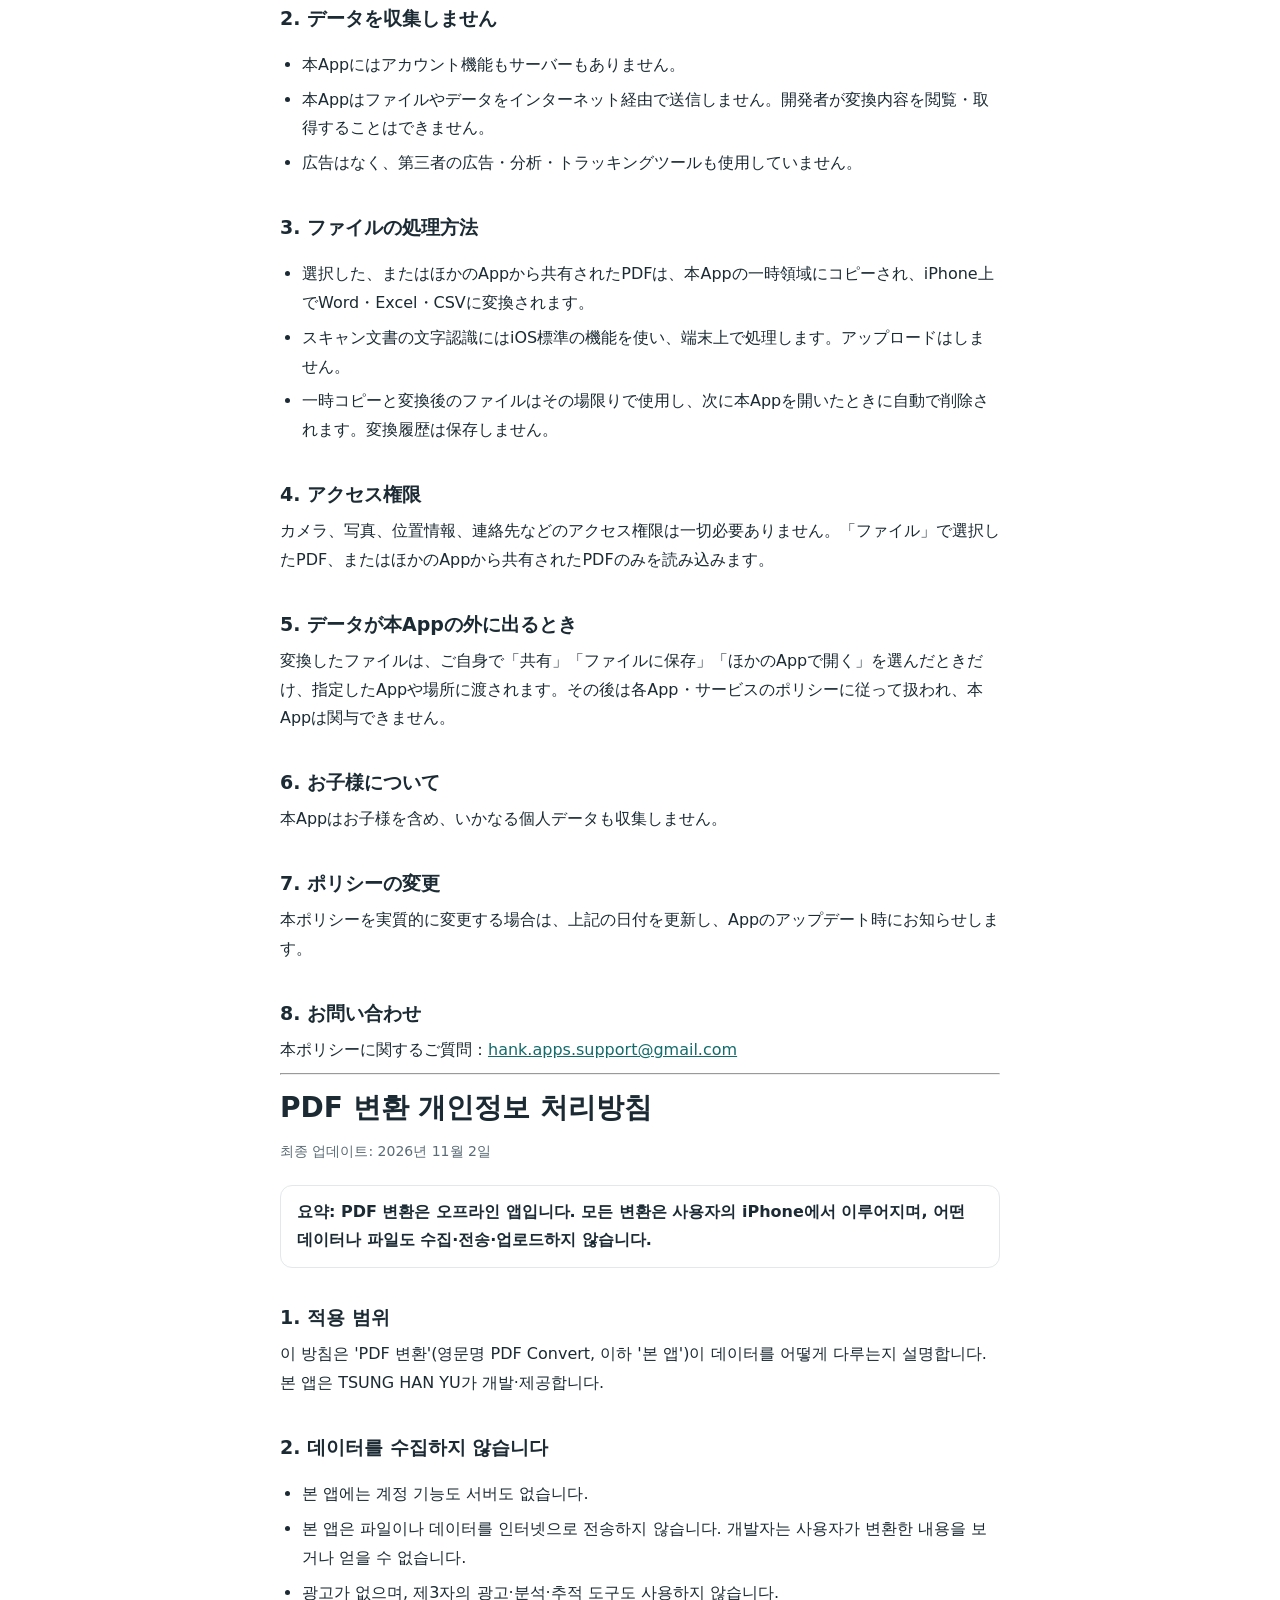
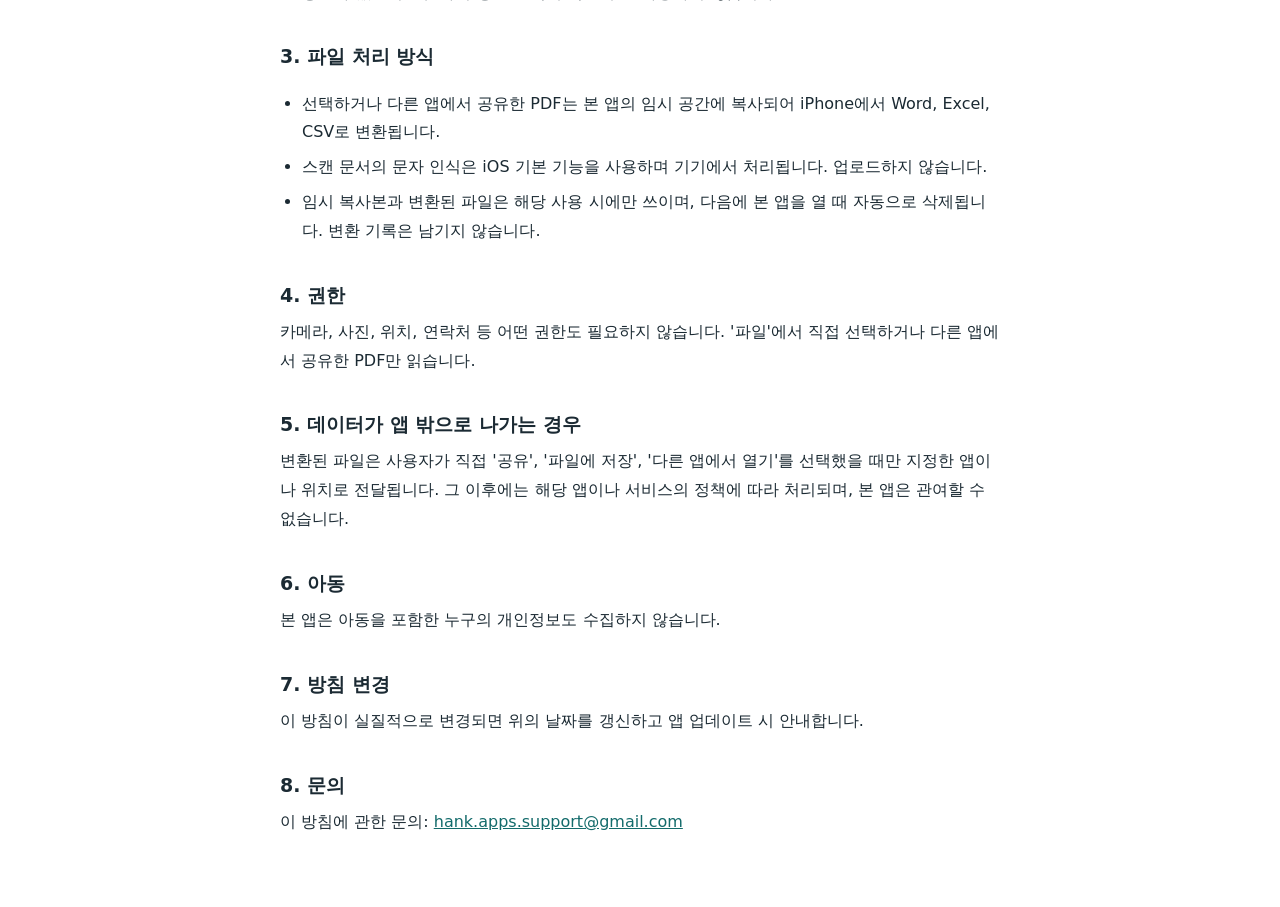
<file: pdfconverter/privacy.html>
<!doctype html>
<html lang="zh-Hant"><head><meta charset="utf-8"><meta name="viewport" content="width=device-width,initial-scale=1">
<title>PDF 轉檔 隱私權政策 / PDF Convert Privacy Policy</title><link rel="stylesheet" href="../style.css"></head>
<body><main>
<nav><a href="../index.html">首頁 Home</a> · <a href="support.html">支援 Support</a> ｜ <a href="#zh">繁體中文</a> · <a href="#en">English</a> · <a href="#ja">日本語</a> · <a href="#ko">한국어</a></nav>

<section id="zh" lang="zh-Hant">
<h1>PDF 轉檔 隱私權政策</h1>
<p class="muted">最後更新：2026 年 11 月 2 日</p>
<div class="note"><strong>重點：PDF 轉檔是離線 App，所有轉檔都在你的 iPhone 上完成，不會蒐集、傳送或上傳你的任何資料或檔案。</strong></div>

<h2>1. 適用範圍</h2>
<p>本政策說明「PDF 轉檔」（英文名稱 PDF Convert，以下稱「本 App」）如何處理你的資料。本 App 由 TSUNG HAN YU 開發與提供。</p>

<h2>2. 本 App 不蒐集資料</h2>
<ul>
<li>本 App 沒有帳號系統，也沒有伺服器。</li>
<li>本 App 不會連上網路傳送你的檔案或資料，開發者無法看到、取得或存取你轉換的任何內容。</li>
<li>本 App 沒有廣告，也沒有任何第三方的廣告、分析或追蹤工具。</li>
</ul>

<h2>3. 檔案如何處理</h2>
<ul>
<li>你選取或分享進來的 PDF，會複製到本 App 的暫存空間，在 iPhone 上轉成 Word、Excel 或 CSV。</li>
<li>掃描檔的文字辨識使用 iOS 內建的功能，在手機上完成，不會上傳。</li>
<li>暫存的 PDF 複本與轉出的檔案只在當次使用，下次開啟本 App 時會自動刪除。本 App 不保留轉檔紀錄。</li>
</ul>

<h2>4. 權限</h2>
<p>本 App 不需要相機、相簿、位置、通訊錄等任何權限。只會讀取你在「檔案」中主動選取，或從其他 App 分享進來的 PDF。</p>

<h2>5. 資料何時會離開本 App</h2>
<p>只有在你自己按下「分享」、「儲存到檔案」或「用其他 App 開啟」時，轉出的檔案才會交給你選擇的 App 或位置。之後由該 App 或服務依其政策處理，本 App 無法控制。</p>

<h2>6. 兒童</h2>
<p>本 App 不會蒐集任何人的個人資料，包括兒童。</p>

<h2>7. 政策變更</h2>
<p>如果本政策有實質修改，會更新上方的日期，並隨 App 更新說明提供。</p>

<h2>8. 聯絡我們</h2>
<p>如對本政策有任何問題，請來信：<a href="mailto:hank.apps.support@gmail.com">hank.apps.support@gmail.com</a></p>
</section>

<hr>

<section id="en" lang="en">
<h1>PDF Convert Privacy Policy</h1>
<p class="muted">Last updated: November 2, 2026</p>
<div class="note"><strong>In short: PDF Convert works offline. Every conversion happens on your iPhone. The app does not collect, send, or upload any of your data or files.</strong></div>

<h2>1. Scope</h2>
<p>This policy explains how PDF Convert (“the app”) handles your data. The app is developed and provided by TSUNG HAN YU.</p>

<h2>2. No data collection</h2>
<ul>
<li>The app has no accounts and no servers.</li>
<li>The app does not send your files or data over the internet. The developer cannot see, obtain, or access anything you convert.</li>
<li>The app has no ads and no third-party advertising, analytics, or tracking tools.</li>
</ul>

<h2>3. How files are processed</h2>
<ul>
<li>PDFs you choose or share into the app are copied to the app’s temporary storage and converted to Word, Excel, or CSV on your iPhone.</li>
<li>Text recognition for scanned pages uses the built-in iOS feature and runs on your device. Nothing is uploaded.</li>
<li>Temporary PDF copies and converted files are used only for the current session and are deleted automatically the next time you open the app. The app keeps no conversion history.</li>
</ul>

<h2>4. Permissions</h2>
<p>The app does not request access to the camera, photos, location, contacts, or anything else. It only reads PDFs you pick in Files or share into it from other apps.</p>

<h2>5. When data leaves the app</h2>
<p>Converted files leave the app only when you tap Share, Save to Files, or Open in Another App. After that, the app or service you chose handles them under its own policy, which the app cannot control.</p>

<h2>6. Children</h2>
<p>The app does not collect personal data from anyone, including children.</p>

<h2>7. Changes</h2>
<p>If this policy changes materially, the date above will be updated and the change will be noted with the app update.</p>

<h2>8. Contact</h2>
<p>Questions about this policy: <a href="mailto:hank.apps.support@gmail.com">hank.apps.support@gmail.com</a></p>
</section>

<hr>

<section id="ja" lang="ja">
<h1>PDF変換 プライバシーポリシー</h1>
<p class="muted">最終更新日：2026年11月2日</p>
<div class="note"><strong>要点：PDF変換はオフラインのAppです。変換はすべてお使いのiPhone上で行われ、データやファイルを収集・送信・アップロードすることはありません。</strong></div>

<h2>1. 適用範囲</h2>
<p>本ポリシーは「PDF変換」（英語名 PDF Convert、以下「本App」）におけるデータの取り扱いを説明するものです。本AppはTSUNG HAN YUが開発・提供しています。</p>

<h2>2. データを収集しません</h2>
<ul>
<li>本Appにはアカウント機能もサーバーもありません。</li>
<li>本Appはファイルやデータをインターネット経由で送信しません。開発者が変換内容を閲覧・取得することはできません。</li>
<li>広告はなく、第三者の広告・分析・トラッキングツールも使用していません。</li>
</ul>

<h2>3. ファイルの処理方法</h2>
<ul>
<li>選択した、またはほかのAppから共有されたPDFは、本Appの一時領域にコピーされ、iPhone上でWord・Excel・CSVに変換されます。</li>
<li>スキャン文書の文字認識にはiOS標準の機能を使い、端末上で処理します。アップロードはしません。</li>
<li>一時コピーと変換後のファイルはその場限りで使用し、次に本Appを開いたときに自動で削除されます。変換履歴は保存しません。</li>
</ul>

<h2>4. アクセス権限</h2>
<p>カメラ、写真、位置情報、連絡先などのアクセス権限は一切必要ありません。「ファイル」で選択したPDF、またはほかのAppから共有されたPDFのみを読み込みます。</p>

<h2>5. データが本Appの外に出るとき</h2>
<p>変換したファイルは、ご自身で「共有」「ファイルに保存」「ほかのAppで開く」を選んだときだけ、指定したAppや場所に渡されます。その後は各App・サービスのポリシーに従って扱われ、本Appは関与できません。</p>

<h2>6. お子様について</h2>
<p>本Appはお子様を含め、いかなる個人データも収集しません。</p>

<h2>7. ポリシーの変更</h2>
<p>本ポリシーを実質的に変更する場合は、上記の日付を更新し、Appのアップデート時にお知らせします。</p>

<h2>8. お問い合わせ</h2>
<p>本ポリシーに関するご質問：<a href="mailto:hank.apps.support@gmail.com">hank.apps.support@gmail.com</a></p>
</section>

<hr>

<section id="ko" lang="ko">
<h1>PDF 변환 개인정보 처리방침</h1>
<p class="muted">최종 업데이트: 2026년 11월 2일</p>
<div class="note"><strong>요약: PDF 변환은 오프라인 앱입니다. 모든 변환은 사용자의 iPhone에서 이루어지며, 어떤 데이터나 파일도 수집·전송·업로드하지 않습니다.</strong></div>

<h2>1. 적용 범위</h2>
<p>이 방침은 'PDF 변환'(영문명 PDF Convert, 이하 '본 앱')이 데이터를 어떻게 다루는지 설명합니다. 본 앱은 TSUNG HAN YU가 개발·제공합니다.</p>

<h2>2. 데이터를 수집하지 않습니다</h2>
<ul>
<li>본 앱에는 계정 기능도 서버도 없습니다.</li>
<li>본 앱은 파일이나 데이터를 인터넷으로 전송하지 않습니다. 개발자는 사용자가 변환한 내용을 보거나 얻을 수 없습니다.</li>
<li>광고가 없으며, 제3자의 광고·분석·추적 도구도 사용하지 않습니다.</li>
</ul>

<h2>3. 파일 처리 방식</h2>
<ul>
<li>선택하거나 다른 앱에서 공유한 PDF는 본 앱의 임시 공간에 복사되어 iPhone에서 Word, Excel, CSV로 변환됩니다.</li>
<li>스캔 문서의 문자 인식은 iOS 기본 기능을 사용하며 기기에서 처리됩니다. 업로드하지 않습니다.</li>
<li>임시 복사본과 변환된 파일은 해당 사용 시에만 쓰이며, 다음에 본 앱을 열 때 자동으로 삭제됩니다. 변환 기록은 남기지 않습니다.</li>
</ul>

<h2>4. 권한</h2>
<p>카메라, 사진, 위치, 연락처 등 어떤 권한도 필요하지 않습니다. '파일'에서 직접 선택하거나 다른 앱에서 공유한 PDF만 읽습니다.</p>

<h2>5. 데이터가 앱 밖으로 나가는 경우</h2>
<p>변환된 파일은 사용자가 직접 '공유', '파일에 저장', '다른 앱에서 열기'를 선택했을 때만 지정한 앱이나 위치로 전달됩니다. 그 이후에는 해당 앱이나 서비스의 정책에 따라 처리되며, 본 앱은 관여할 수 없습니다.</p>

<h2>6. 아동</h2>
<p>본 앱은 아동을 포함한 누구의 개인정보도 수집하지 않습니다.</p>

<h2>7. 방침 변경</h2>
<p>이 방침이 실질적으로 변경되면 위의 날짜를 갱신하고 앱 업데이트 시 안내합니다.</p>

<h2>8. 문의</h2>
<p>이 방침에 관한 문의: <a href="mailto:hank.apps.support@gmail.com">hank.apps.support@gmail.com</a></p>
</section>
</main></body></html>
</file>
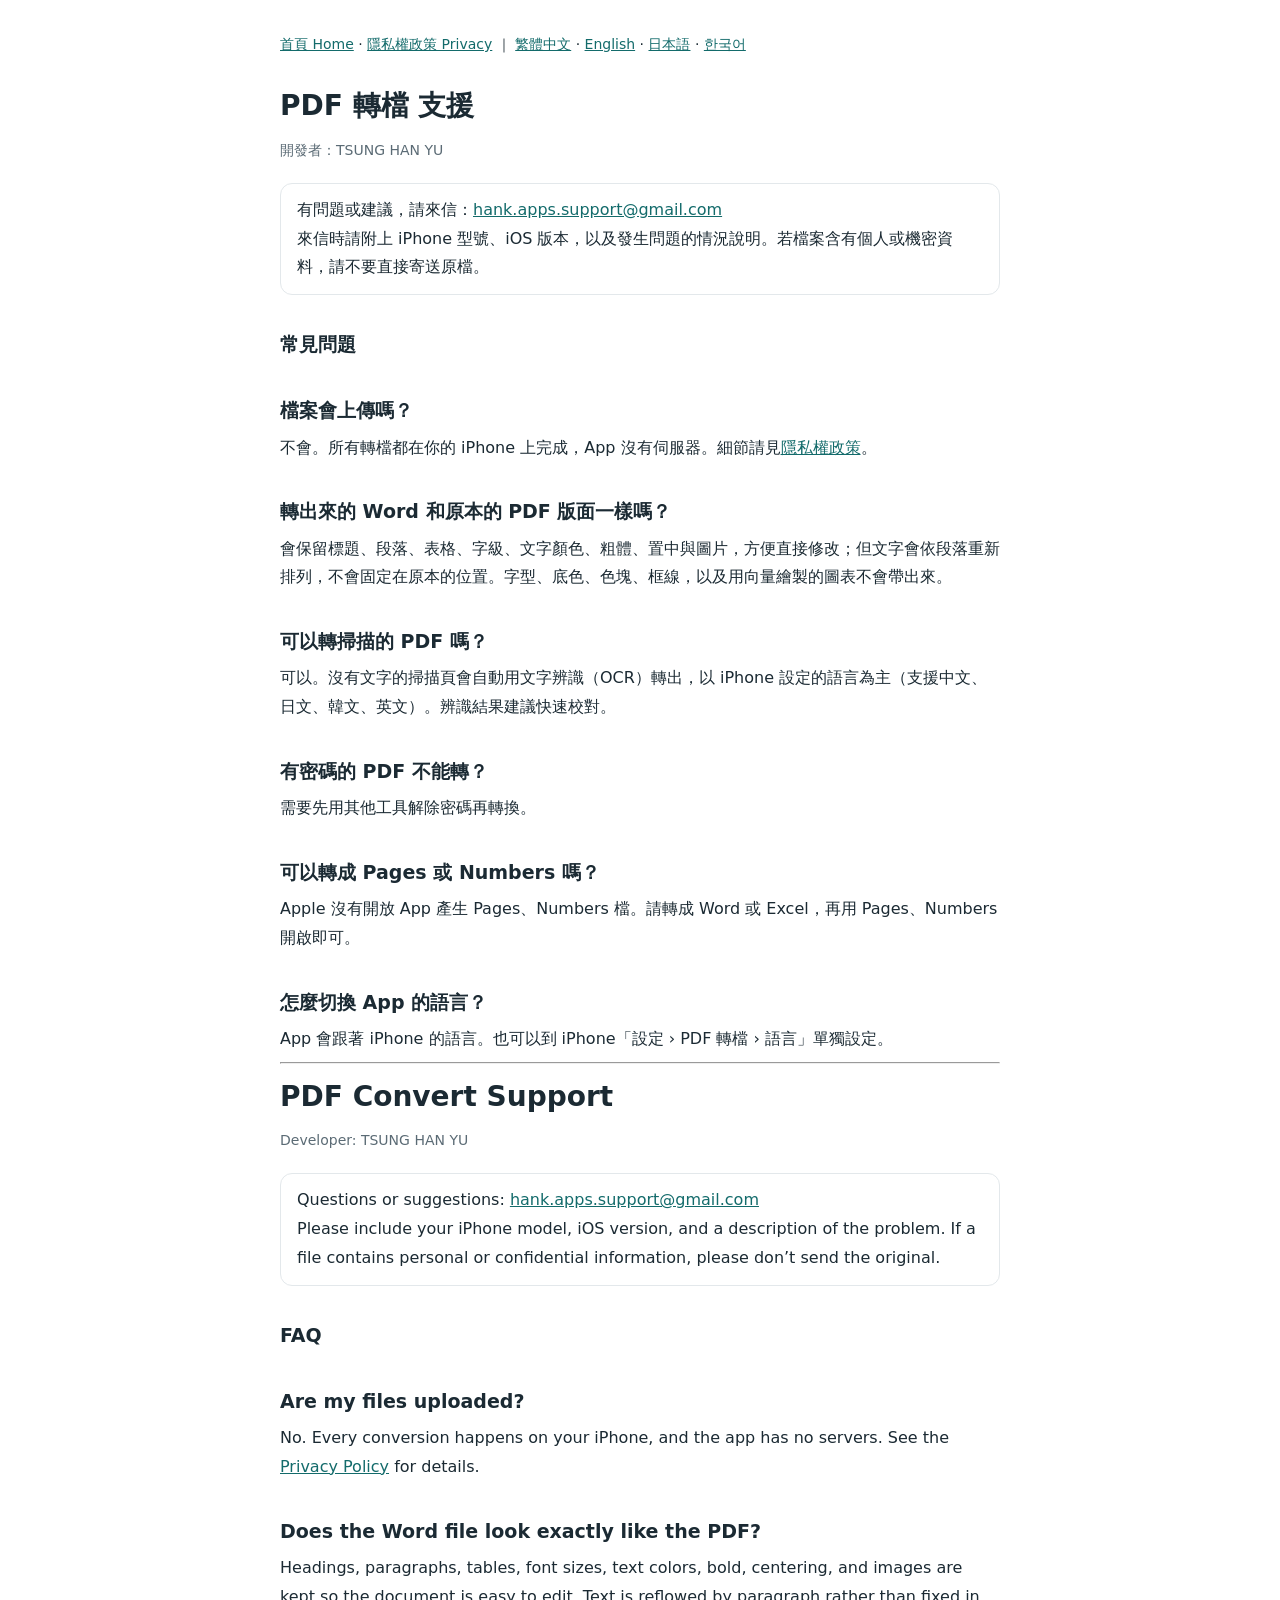
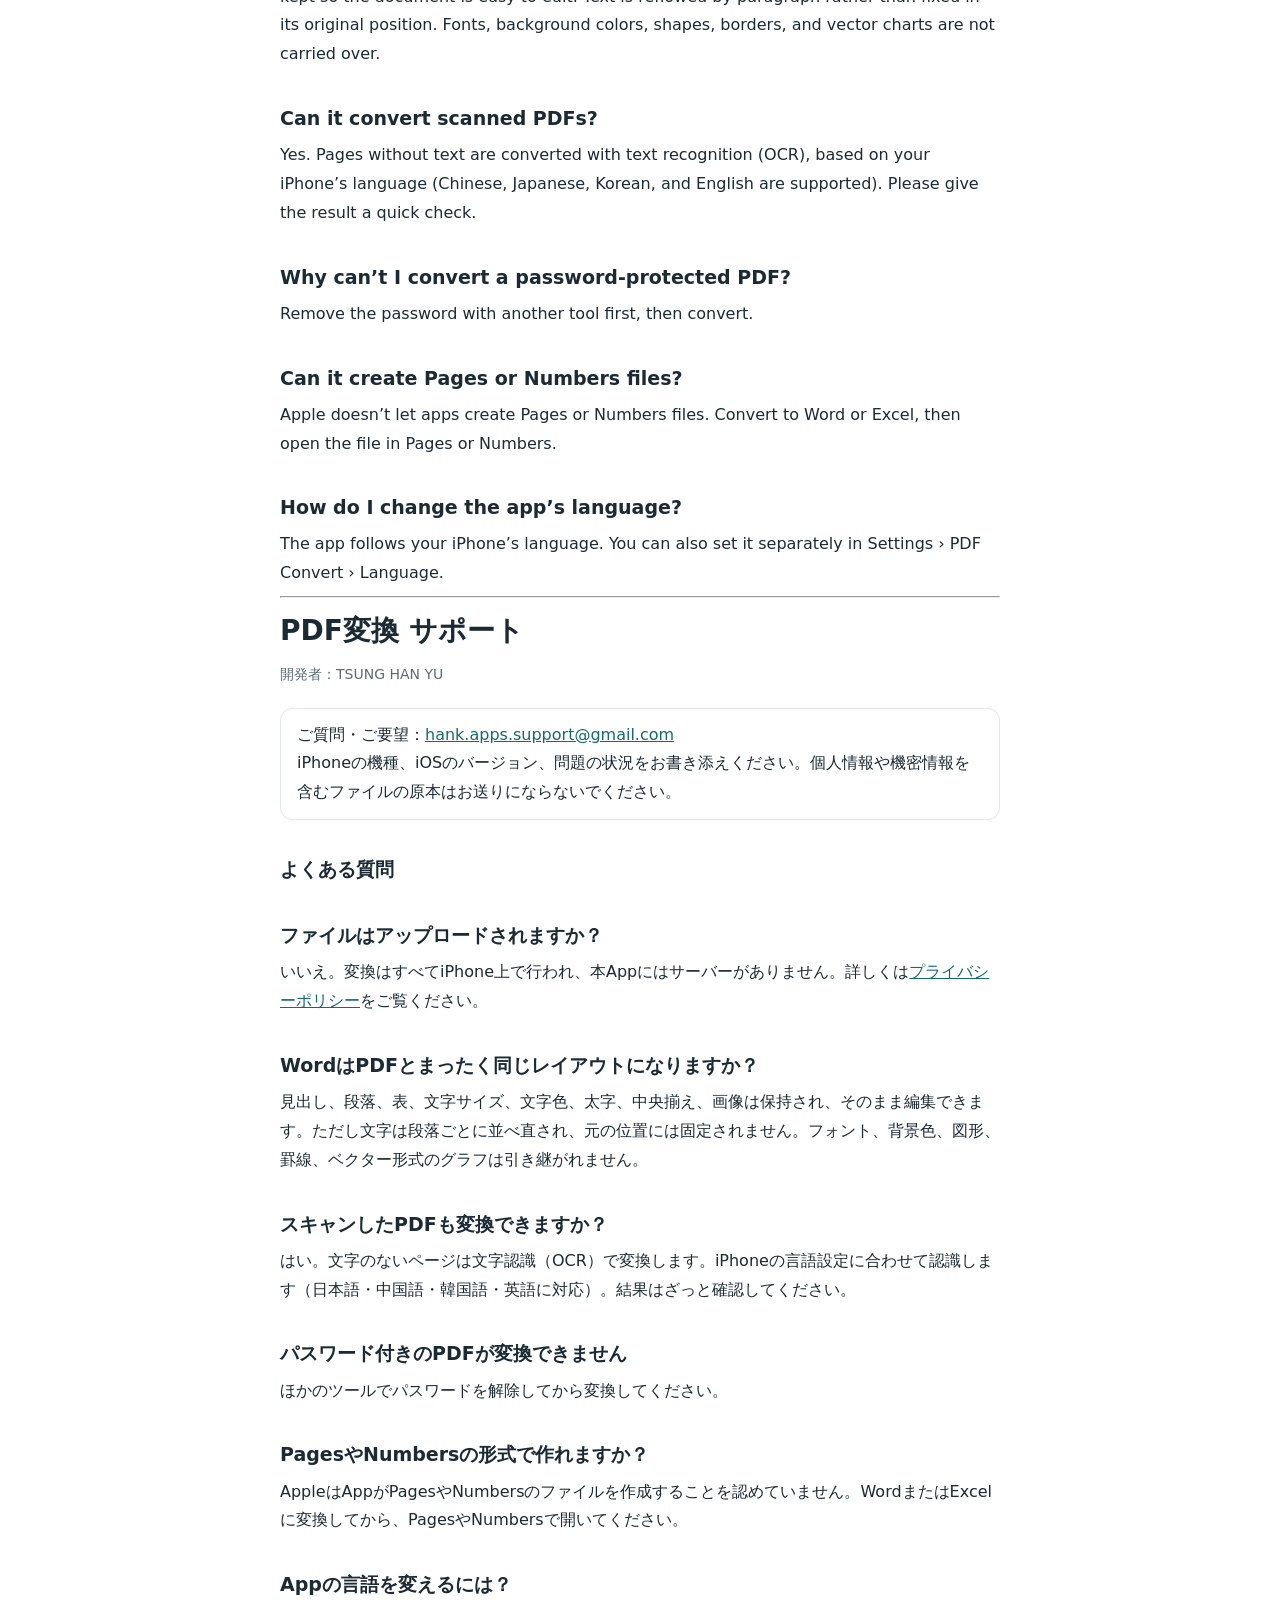
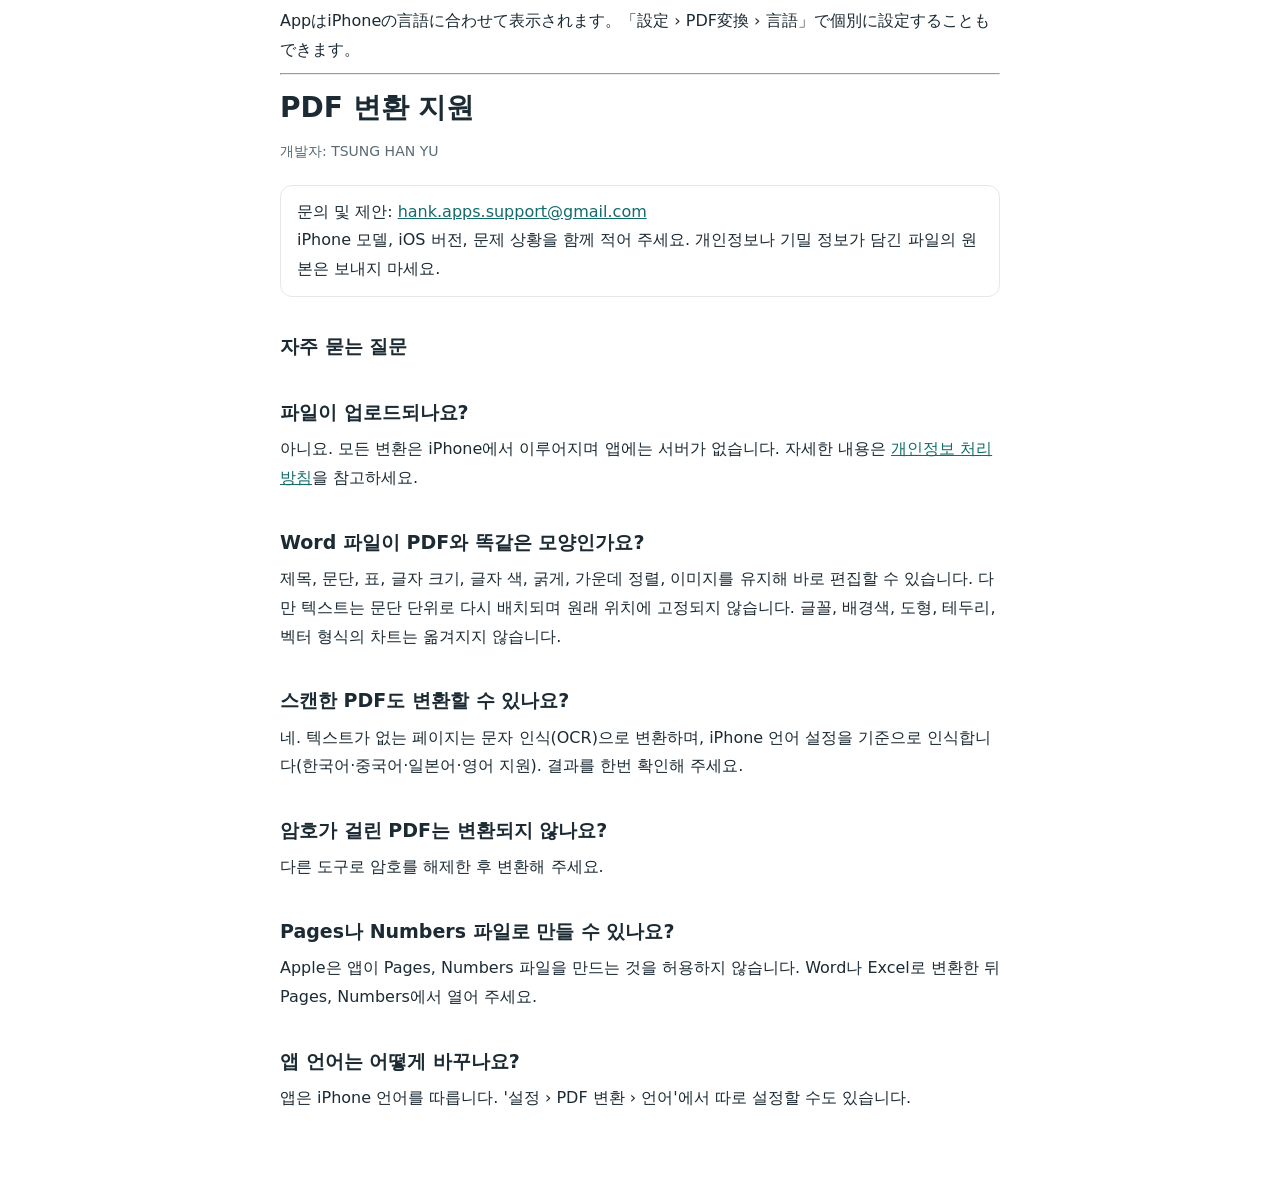
<file: pdfconverter/support.html>
<!doctype html>
<html lang="zh-Hant"><head><meta charset="utf-8"><meta name="viewport" content="width=device-width,initial-scale=1">
<title>PDF 轉檔 支援 / PDF Convert Support</title><link rel="stylesheet" href="../style.css"></head>
<body><main>
<nav><a href="../index.html">首頁 Home</a> · <a href="privacy.html">隱私權政策 Privacy</a> ｜ <a href="#zh">繁體中文</a> · <a href="#en">English</a> · <a href="#ja">日本語</a> · <a href="#ko">한국어</a></nav>

<section id="zh" lang="zh-Hant">
<h1>PDF 轉檔 支援</h1>
<p class="muted">開發者：TSUNG HAN YU</p>
<div class="note">有問題或建議，請來信：<a href="mailto:hank.apps.support@gmail.com">hank.apps.support@gmail.com</a><br>
來信時請附上 iPhone 型號、iOS 版本，以及發生問題的情況說明。若檔案含有個人或機密資料，請不要直接寄送原檔。</div>

<h2>常見問題</h2>
<h2>檔案會上傳嗎？</h2>
<p>不會。所有轉檔都在你的 iPhone 上完成，App 沒有伺服器。細節請見<a href="privacy.html">隱私權政策</a>。</p>
<h2>轉出來的 Word 和原本的 PDF 版面一樣嗎？</h2>
<p>會保留標題、段落、表格、字級、文字顏色、粗體、置中與圖片，方便直接修改；但文字會依段落重新排列，不會固定在原本的位置。字型、底色、色塊、框線，以及用向量繪製的圖表不會帶出來。</p>
<h2>可以轉掃描的 PDF 嗎？</h2>
<p>可以。沒有文字的掃描頁會自動用文字辨識（OCR）轉出，以 iPhone 設定的語言為主（支援中文、日文、韓文、英文）。辨識結果建議快速校對。</p>
<h2>有密碼的 PDF 不能轉？</h2>
<p>需要先用其他工具解除密碼再轉換。</p>
<h2>可以轉成 Pages 或 Numbers 嗎？</h2>
<p>Apple 沒有開放 App 產生 Pages、Numbers 檔。請轉成 Word 或 Excel，再用 Pages、Numbers 開啟即可。</p>
<h2>怎麼切換 App 的語言？</h2>
<p>App 會跟著 iPhone 的語言。也可以到 iPhone「設定 › PDF 轉檔 › 語言」單獨設定。</p>
</section>

<hr>

<section id="en" lang="en">
<h1>PDF Convert Support</h1>
<p class="muted">Developer: TSUNG HAN YU</p>
<div class="note">Questions or suggestions: <a href="mailto:hank.apps.support@gmail.com">hank.apps.support@gmail.com</a><br>
Please include your iPhone model, iOS version, and a description of the problem. If a file contains personal or confidential information, please don’t send the original.</div>

<h2>FAQ</h2>
<h2>Are my files uploaded?</h2>
<p>No. Every conversion happens on your iPhone, and the app has no servers. See the <a href="privacy.html">Privacy Policy</a> for details.</p>
<h2>Does the Word file look exactly like the PDF?</h2>
<p>Headings, paragraphs, tables, font sizes, text colors, bold, centering, and images are kept so the document is easy to edit. Text is reflowed by paragraph rather than fixed in its original position. Fonts, background colors, shapes, borders, and vector charts are not carried over.</p>
<h2>Can it convert scanned PDFs?</h2>
<p>Yes. Pages without text are converted with text recognition (OCR), based on your iPhone’s language (Chinese, Japanese, Korean, and English are supported). Please give the result a quick check.</p>
<h2>Why can’t I convert a password-protected PDF?</h2>
<p>Remove the password with another tool first, then convert.</p>
<h2>Can it create Pages or Numbers files?</h2>
<p>Apple doesn’t let apps create Pages or Numbers files. Convert to Word or Excel, then open the file in Pages or Numbers.</p>
<h2>How do I change the app’s language?</h2>
<p>The app follows your iPhone’s language. You can also set it separately in Settings › PDF Convert › Language.</p>
</section>

<hr>

<section id="ja" lang="ja">
<h1>PDF変換 サポート</h1>
<p class="muted">開発者：TSUNG HAN YU</p>
<div class="note">ご質問・ご要望：<a href="mailto:hank.apps.support@gmail.com">hank.apps.support@gmail.com</a><br>
iPhoneの機種、iOSのバージョン、問題の状況をお書き添えください。個人情報や機密情報を含むファイルの原本はお送りにならないでください。</div>

<h2>よくある質問</h2>
<h2>ファイルはアップロードされますか？</h2>
<p>いいえ。変換はすべてiPhone上で行われ、本Appにはサーバーがありません。詳しくは<a href="privacy.html">プライバシーポリシー</a>をご覧ください。</p>
<h2>WordはPDFとまったく同じレイアウトになりますか？</h2>
<p>見出し、段落、表、文字サイズ、文字色、太字、中央揃え、画像は保持され、そのまま編集できます。ただし文字は段落ごとに並べ直され、元の位置には固定されません。フォント、背景色、図形、罫線、ベクター形式のグラフは引き継がれません。</p>
<h2>スキャンしたPDFも変換できますか？</h2>
<p>はい。文字のないページは文字認識（OCR）で変換します。iPhoneの言語設定に合わせて認識します（日本語・中国語・韓国語・英語に対応）。結果はざっと確認してください。</p>
<h2>パスワード付きのPDFが変換できません</h2>
<p>ほかのツールでパスワードを解除してから変換してください。</p>
<h2>PagesやNumbersの形式で作れますか？</h2>
<p>AppleはAppがPagesやNumbersのファイルを作成することを認めていません。WordまたはExcelに変換してから、PagesやNumbersで開いてください。</p>
<h2>Appの言語を変えるには？</h2>
<p>AppはiPhoneの言語に合わせて表示されます。「設定 › PDF変換 › 言語」で個別に設定することもできます。</p>
</section>

<hr>

<section id="ko" lang="ko">
<h1>PDF 변환 지원</h1>
<p class="muted">개발자: TSUNG HAN YU</p>
<div class="note">문의 및 제안: <a href="mailto:hank.apps.support@gmail.com">hank.apps.support@gmail.com</a><br>
iPhone 모델, iOS 버전, 문제 상황을 함께 적어 주세요. 개인정보나 기밀 정보가 담긴 파일의 원본은 보내지 마세요.</div>

<h2>자주 묻는 질문</h2>
<h2>파일이 업로드되나요?</h2>
<p>아니요. 모든 변환은 iPhone에서 이루어지며 앱에는 서버가 없습니다. 자세한 내용은 <a href="privacy.html">개인정보 처리방침</a>을 참고하세요.</p>
<h2>Word 파일이 PDF와 똑같은 모양인가요?</h2>
<p>제목, 문단, 표, 글자 크기, 글자 색, 굵게, 가운데 정렬, 이미지를 유지해 바로 편집할 수 있습니다. 다만 텍스트는 문단 단위로 다시 배치되며 원래 위치에 고정되지 않습니다. 글꼴, 배경색, 도형, 테두리, 벡터 형식의 차트는 옮겨지지 않습니다.</p>
<h2>스캔한 PDF도 변환할 수 있나요?</h2>
<p>네. 텍스트가 없는 페이지는 문자 인식(OCR)으로 변환하며, iPhone 언어 설정을 기준으로 인식합니다(한국어·중국어·일본어·영어 지원). 결과를 한번 확인해 주세요.</p>
<h2>암호가 걸린 PDF는 변환되지 않나요?</h2>
<p>다른 도구로 암호를 해제한 후 변환해 주세요.</p>
<h2>Pages나 Numbers 파일로 만들 수 있나요?</h2>
<p>Apple은 앱이 Pages, Numbers 파일을 만드는 것을 허용하지 않습니다. Word나 Excel로 변환한 뒤 Pages, Numbers에서 열어 주세요.</p>
<h2>앱 언어는 어떻게 바꾸나요?</h2>
<p>앱은 iPhone 언어를 따릅니다. '설정 › PDF 변환 › 언어'에서 따로 설정할 수도 있습니다.</p>
</section>
</main></body></html>
</file>
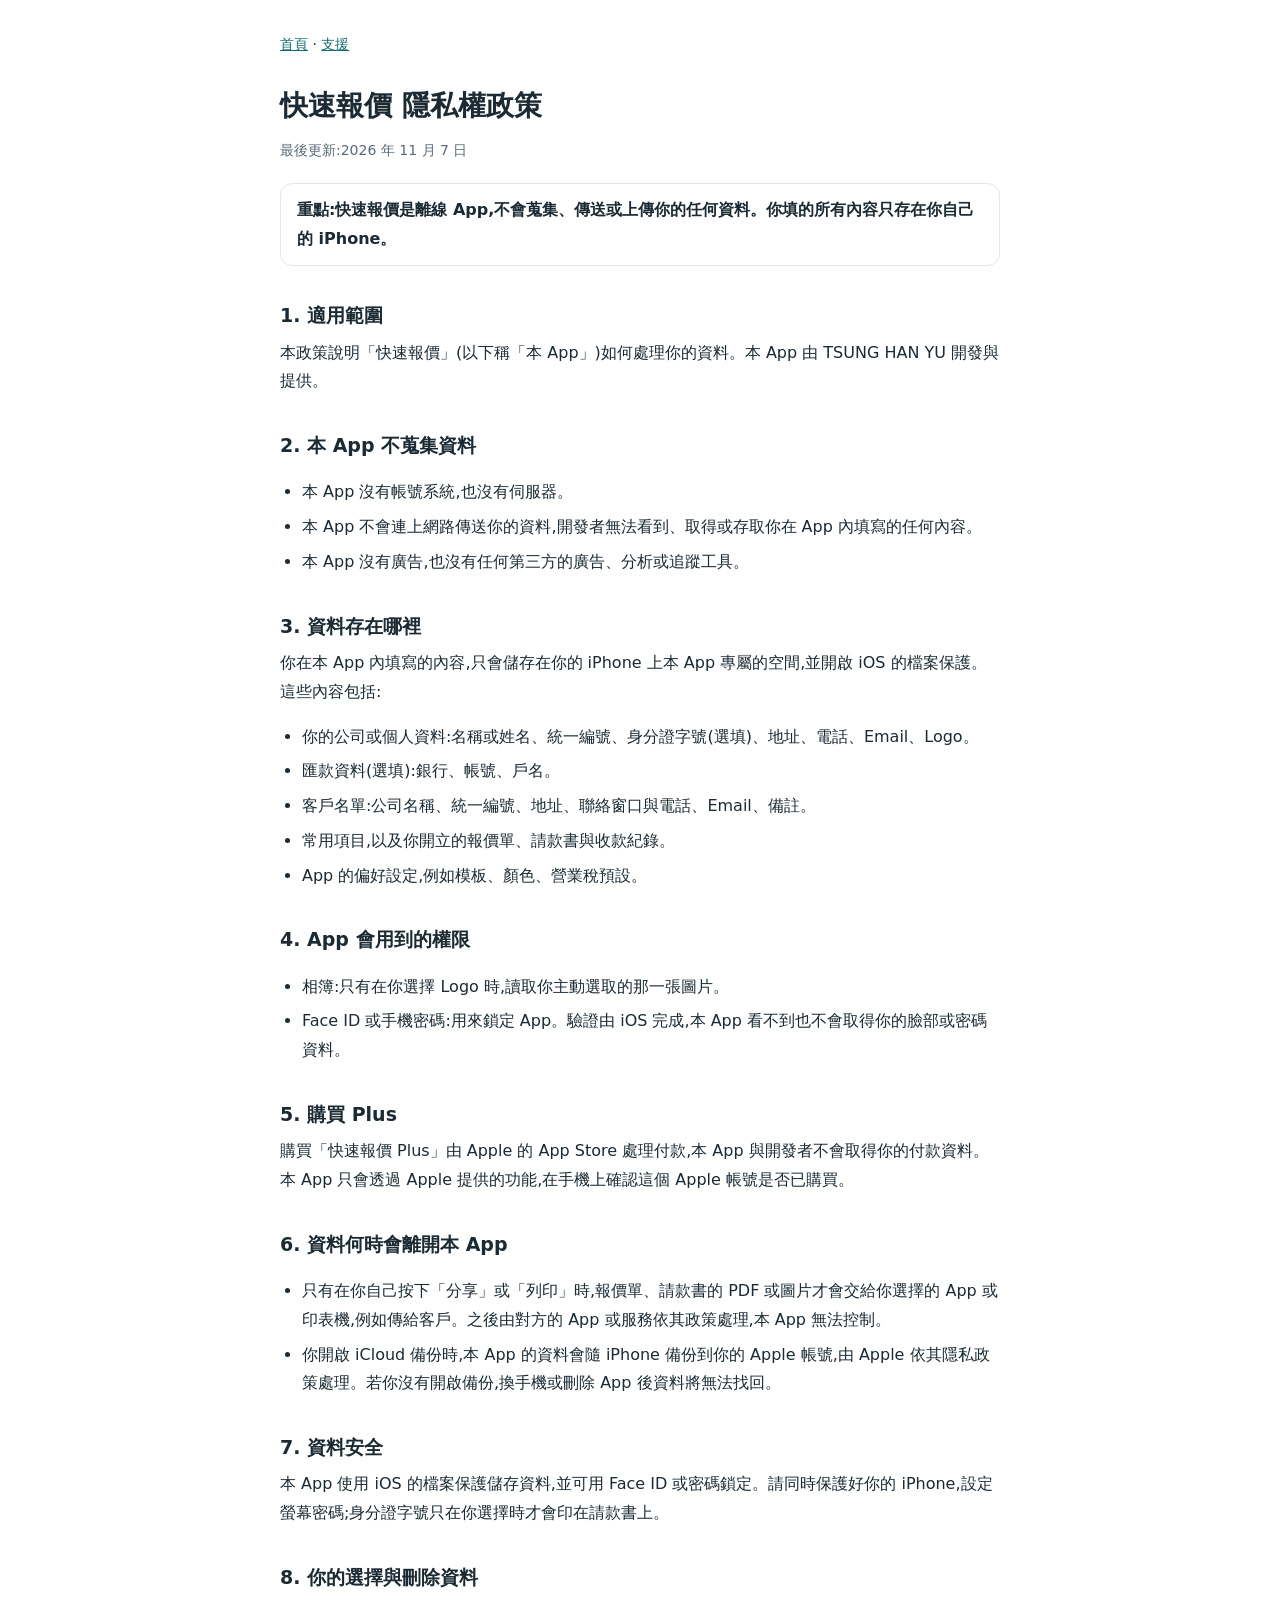
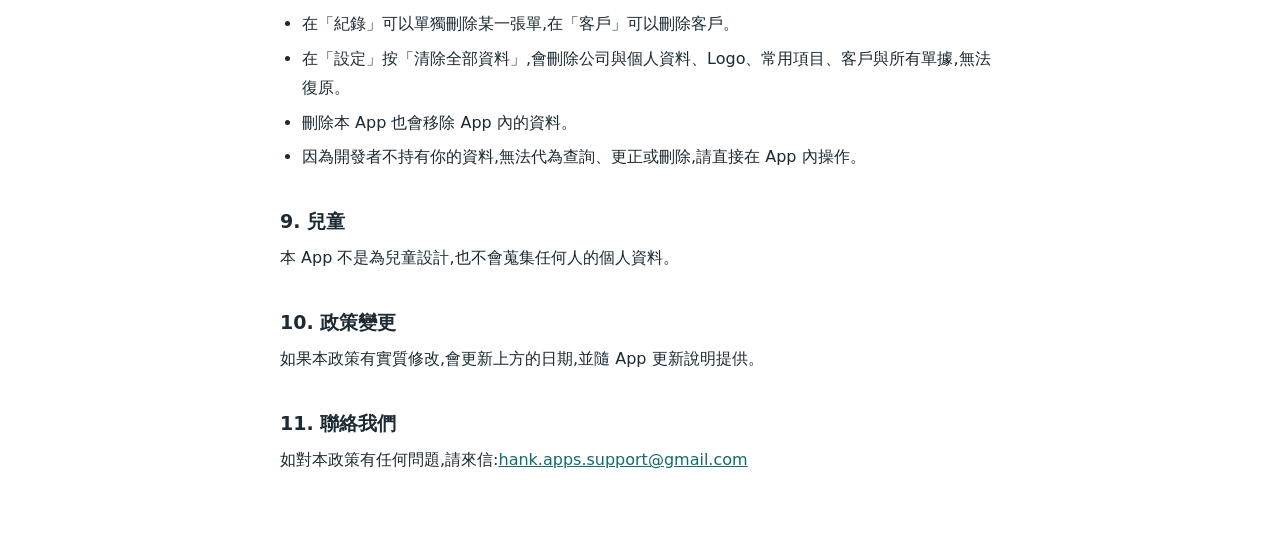
<file: quotemaker/privacy.html>
<!doctype html>
<html lang="zh-Hant"><head><meta charset="utf-8"><meta name="viewport" content="width=device-width,initial-scale=1">
<title>快速報價 隱私權政策</title><link rel="stylesheet" href="../style.css"></head>
<body><main>
<nav><a href="../index.html">首頁</a> · <a href="support.html">支援</a></nav>
<h1>快速報價 隱私權政策</h1>
<p class="muted">最後更新:2026 年 11 月 7 日</p>
<div class="note"><strong>重點:快速報價是離線 App,不會蒐集、傳送或上傳你的任何資料。你填的所有內容只存在你自己的 iPhone。</strong></div>

<h2>1. 適用範圍</h2>
<p>本政策說明「快速報價」(以下稱「本 App」)如何處理你的資料。本 App 由 TSUNG HAN YU 開發與提供。</p>

<h2>2. 本 App 不蒐集資料</h2>
<ul>
<li>本 App 沒有帳號系統,也沒有伺服器。</li>
<li>本 App 不會連上網路傳送你的資料,開發者無法看到、取得或存取你在 App 內填寫的任何內容。</li>
<li>本 App 沒有廣告,也沒有任何第三方的廣告、分析或追蹤工具。</li>
</ul>

<h2>3. 資料存在哪裡</h2>
<p>你在本 App 內填寫的內容,只會儲存在你的 iPhone 上本 App 專屬的空間,並開啟 iOS 的檔案保護。這些內容包括:</p>
<ul>
<li>你的公司或個人資料:名稱或姓名、統一編號、身分證字號(選填)、地址、電話、Email、Logo。</li>
<li>匯款資料(選填):銀行、帳號、戶名。</li>
<li>客戶名單:公司名稱、統一編號、地址、聯絡窗口與電話、Email、備註。</li>
<li>常用項目,以及你開立的報價單、請款書與收款紀錄。</li>
<li>App 的偏好設定,例如模板、顏色、營業稅預設。</li>
</ul>

<h2>4. App 會用到的權限</h2>
<ul>
<li>相簿:只有在你選擇 Logo 時,讀取你主動選取的那一張圖片。</li>
<li>Face ID 或手機密碼:用來鎖定 App。驗證由 iOS 完成,本 App 看不到也不會取得你的臉部或密碼資料。</li>
</ul>

<h2>5. 購買 Plus</h2>
<p>購買「快速報價 Plus」由 Apple 的 App Store 處理付款,本 App 與開發者不會取得你的付款資料。本 App 只會透過 Apple 提供的功能,在手機上確認這個 Apple 帳號是否已購買。</p>

<h2>6. 資料何時會離開本 App</h2>
<ul>
<li>只有在你自己按下「分享」或「列印」時,報價單、請款書的 PDF 或圖片才會交給你選擇的 App 或印表機,例如傳給客戶。之後由對方的 App 或服務依其政策處理,本 App 無法控制。</li>
<li>你開啟 iCloud 備份時,本 App 的資料會隨 iPhone 備份到你的 Apple 帳號,由 Apple 依其隱私政策處理。若你沒有開啟備份,換手機或刪除 App 後資料將無法找回。</li>
</ul>

<h2>7. 資料安全</h2>
<p>本 App 使用 iOS 的檔案保護儲存資料,並可用 Face ID 或密碼鎖定。請同時保護好你的 iPhone,設定螢幕密碼;身分證字號只在你選擇時才會印在請款書上。</p>

<h2>8. 你的選擇與刪除資料</h2>
<ul>
<li>在「紀錄」可以單獨刪除某一張單,在「客戶」可以刪除客戶。</li>
<li>在「設定」按「清除全部資料」,會刪除公司與個人資料、Logo、常用項目、客戶與所有單據,無法復原。</li>
<li>刪除本 App 也會移除 App 內的資料。</li>
<li>因為開發者不持有你的資料,無法代為查詢、更正或刪除,請直接在 App 內操作。</li>
</ul>

<h2>9. 兒童</h2>
<p>本 App 不是為兒童設計,也不會蒐集任何人的個人資料。</p>

<h2>10. 政策變更</h2>
<p>如果本政策有實質修改,會更新上方的日期,並隨 App 更新說明提供。</p>

<h2>11. 聯絡我們</h2>
<p>如對本政策有任何問題,請來信:<a href="mailto:hank.apps.support@gmail.com">hank.apps.support@gmail.com</a></p>
</main></body></html>
</file>
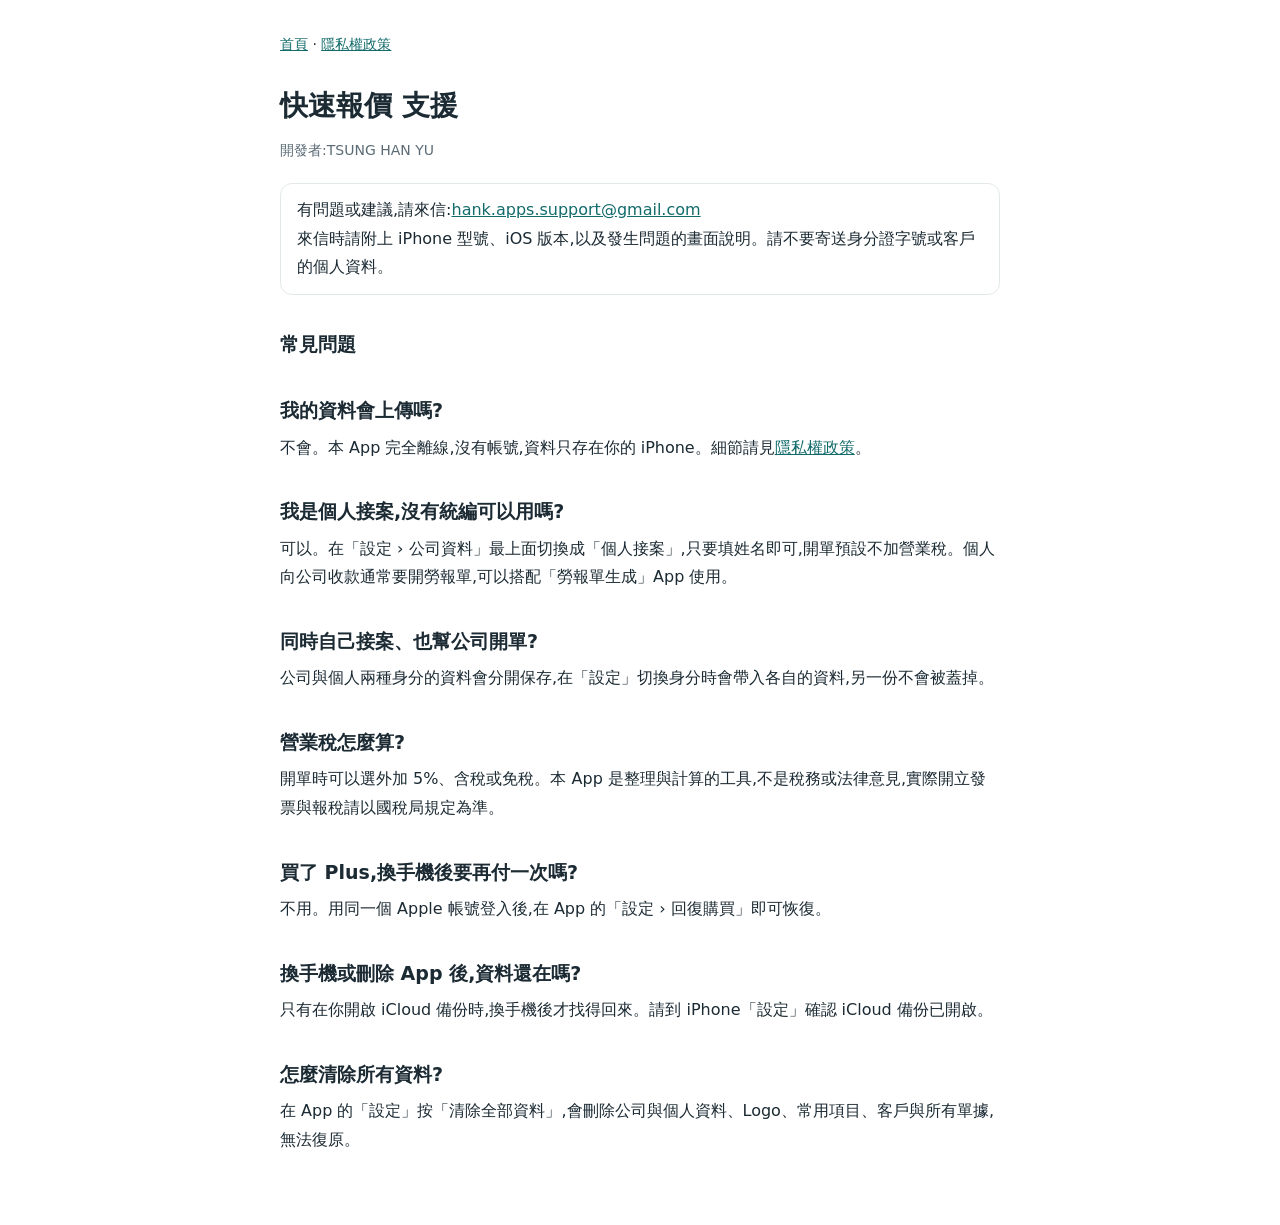
<file: quotemaker/support.html>
<!doctype html>
<html lang="zh-Hant"><head><meta charset="utf-8"><meta name="viewport" content="width=device-width,initial-scale=1">
<title>快速報價 支援</title><link rel="stylesheet" href="../style.css"></head>
<body><main>
<nav><a href="../index.html">首頁</a> · <a href="privacy.html">隱私權政策</a></nav>
<h1>快速報價 支援</h1>
<p class="muted">開發者:TSUNG HAN YU</p>
<div class="note">有問題或建議,請來信:<a href="mailto:hank.apps.support@gmail.com">hank.apps.support@gmail.com</a><br>
來信時請附上 iPhone 型號、iOS 版本,以及發生問題的畫面說明。請不要寄送身分證字號或客戶的個人資料。</div>

<h2>常見問題</h2>
<h2>我的資料會上傳嗎?</h2>
<p>不會。本 App 完全離線,沒有帳號,資料只存在你的 iPhone。細節請見<a href="privacy.html">隱私權政策</a>。</p>
<h2>我是個人接案,沒有統編可以用嗎?</h2>
<p>可以。在「設定 › 公司資料」最上面切換成「個人接案」,只要填姓名即可,開單預設不加營業稅。個人向公司收款通常要開勞報單,可以搭配「勞報單生成」App 使用。</p>
<h2>同時自己接案、也幫公司開單?</h2>
<p>公司與個人兩種身分的資料會分開保存,在「設定」切換身分時會帶入各自的資料,另一份不會被蓋掉。</p>
<h2>營業稅怎麼算?</h2>
<p>開單時可以選外加 5%、含稅或免稅。本 App 是整理與計算的工具,不是稅務或法律意見,實際開立發票與報稅請以國稅局規定為準。</p>
<h2>買了 Plus,換手機後要再付一次嗎?</h2>
<p>不用。用同一個 Apple 帳號登入後,在 App 的「設定 › 回復購買」即可恢復。</p>
<h2>換手機或刪除 App 後,資料還在嗎?</h2>
<p>只有在你開啟 iCloud 備份時,換手機後才找得回來。請到 iPhone「設定」確認 iCloud 備份已開啟。</p>
<h2>怎麼清除所有資料?</h2>
<p>在 App 的「設定」按「清除全部資料」,會刪除公司與個人資料、Logo、常用項目、客戶與所有單據,無法復原。</p>
</main></body></html>
</file>
<file: style.css>
:root{--bg:#fff;--fg:#1b2a33;--muted:#5b6b75;--accent:#136b6b;--line:#e3e8eb}
@media (prefers-color-scheme:dark){:root{--bg:#10181d;--fg:#e8eef1;--muted:#a3b2bb;--accent:#5fc4c4;--line:#27343b}}
body{margin:0;background:var(--bg);color:var(--fg);font:16px/1.8 -apple-system,"PingFang TC","Noto Sans TC",system-ui,sans-serif}
main{max-width:720px;margin:0 auto;padding:32px 20px 64px}
h1{font-size:28px;margin:0 0 4px}h2{font-size:19px;margin:32px 0 6px}
p,li{margin:6px 0}ul{padding-left:22px}
.muted{color:var(--muted);font-size:14px}
.note{border:1px solid var(--line);border-radius:12px;padding:12px 16px;margin:20px 0}
a{color:var(--accent)}nav{font-size:14px;margin-bottom:24px}
</file>
